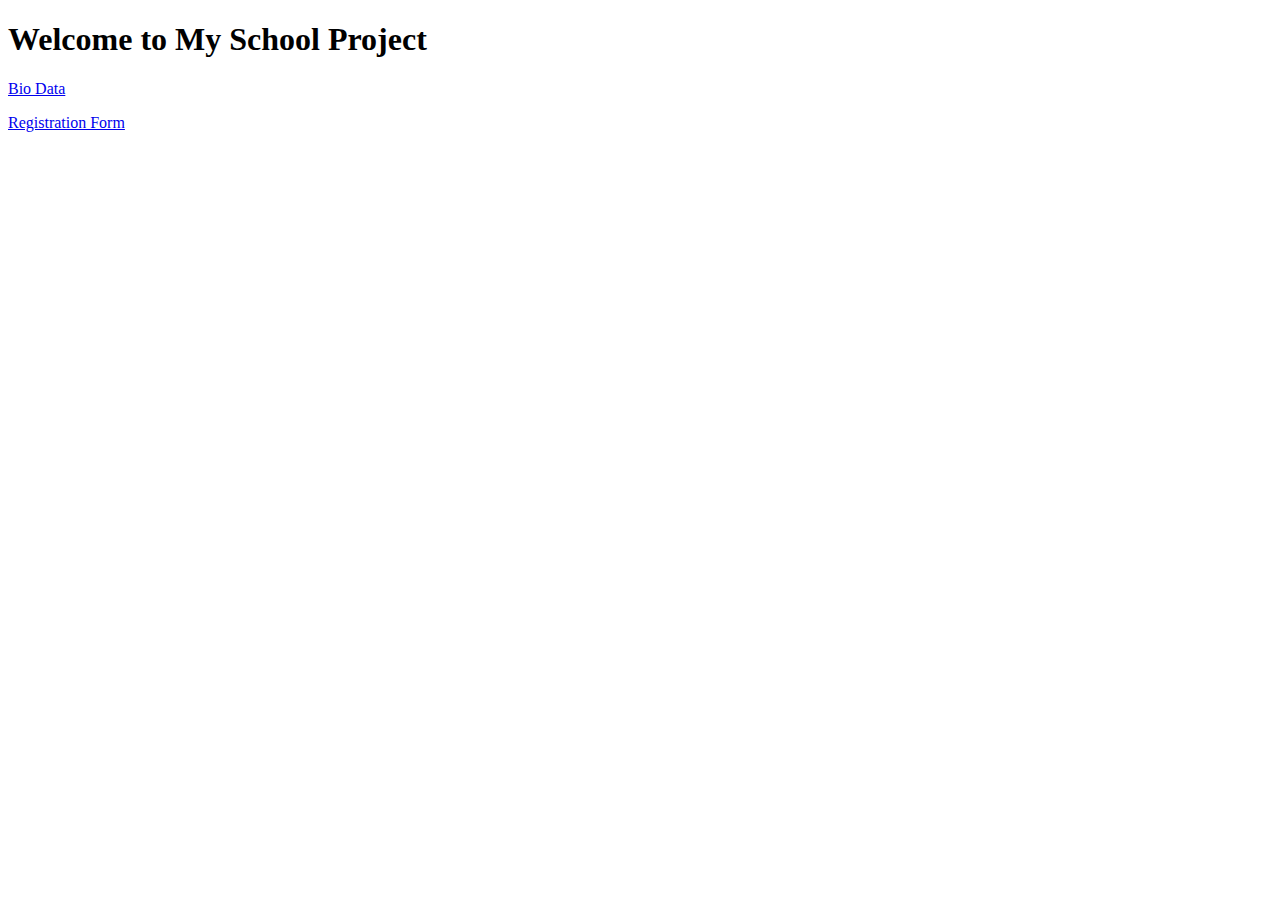
<file: index.html>
<!DOCTYPE html>
<html>
<head>
    <title>School Project</title>
</head>
<body>
    <h1>Welcome to My School Project</h1>
    <p><a href="PT1.html">Bio Data</a></p>
    <p><a href="PT2.html">Registration Form</a></p>
</body>
</html>
</file>
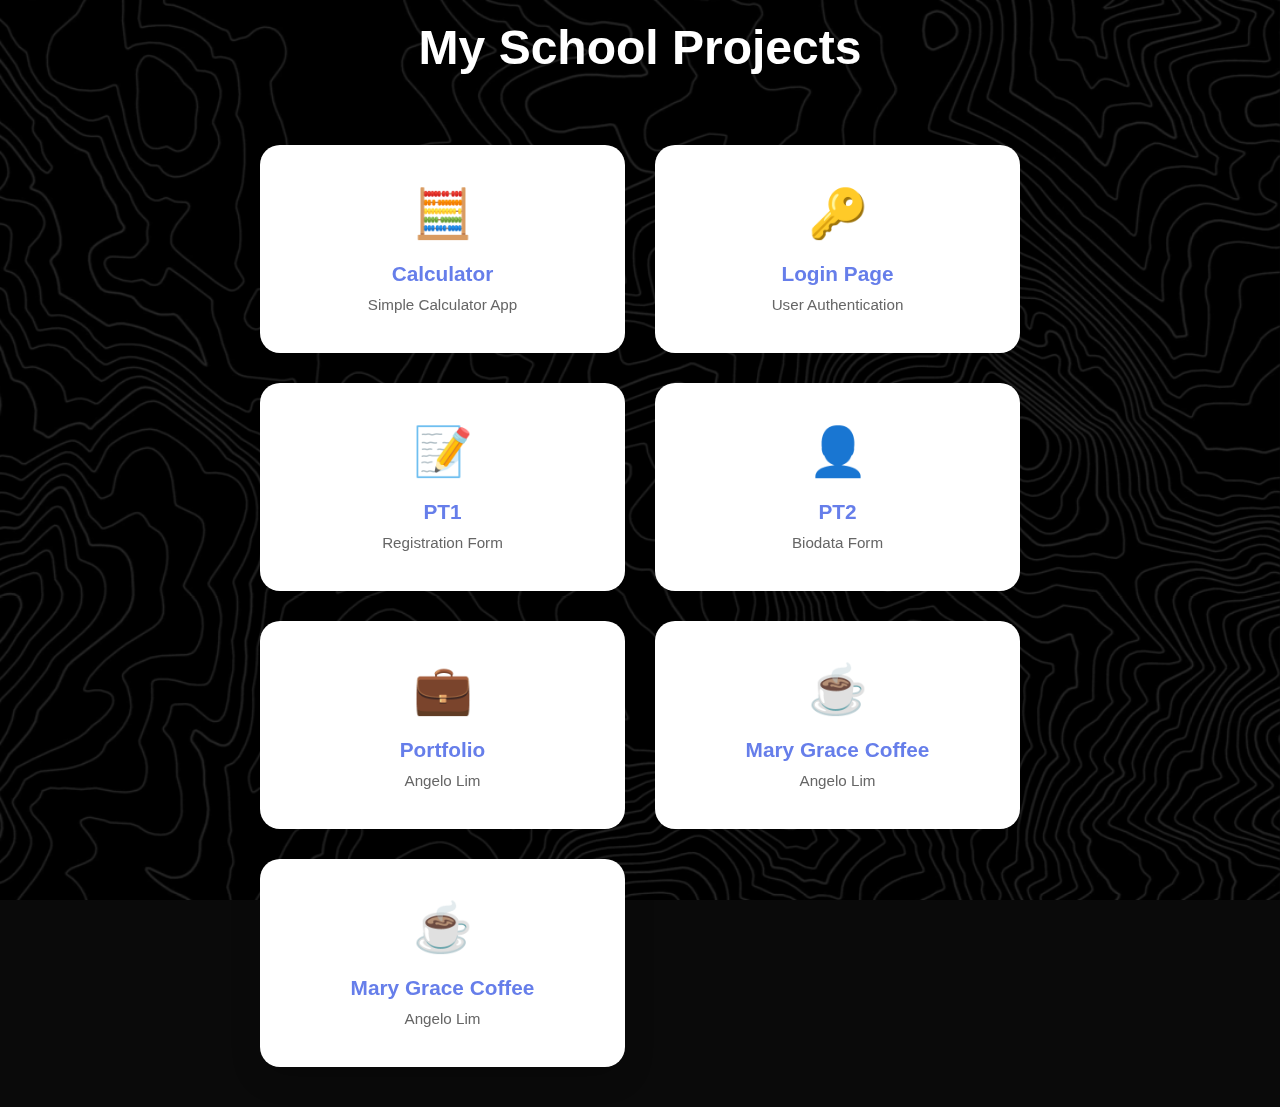
<file: Index.html>
<!DOCTYPE html>
<html lang="en">
<head>
  <meta charset="UTF-8">
  <meta name="viewport" content="width=device-width, initial-scale=1.0">
  <meta name="color-scheme" content="light only">
  <title>School Projects</title>
  <style>
    * {
      margin: 0;
      padding: 0;
      box-sizing: border-box;
    }

    body {
      font-family: 'Segoe UI', Tahoma, Geneva, Verdana, sans-serif;
      background-color: #0a0a0a;
      min-height: 100vh;
      display: flex;
      justify-content: center;
      align-items: center;
      padding: 20px;
      position: relative;
      overflow-x: hidden;
      color-scheme: light;
    }

    /* Separate background div that always covers the full screen */
    #bg {
      position: fixed;
      top: 0;
      left: 0;
      width: 100vw;
      height: 100vh;
      background-image: url("Portfolio/black.JPG");
      background-size: cover;
      background-position: center;
      background-repeat: no-repeat;
      z-index: 0;
    }

    .container {
      max-width: 800px;
      width: 100%;
      position: relative;
      z-index: 1;
    }

    h1 {
      color: white;
      text-align: center;
      font-size: 3rem;
      margin-bottom: 50px;
      text-shadow: 2px 2px 4px rgba(0, 0, 0, 0.2);
      animation: fadeInDown 0.8s ease-out;
    }

    @keyframes fadeInDown {
      from {
        opacity: 0;
        transform: translateY(-30px);
      }
      to {
        opacity: 1;
        transform: translateY(0);
      }
    }

    .projects-grid {
      display: grid;
      grid-template-columns: repeat(auto-fit, minmax(250px, 1fr));
      gap: 30px;
      padding: 20px;
      width: 100%;
    }

    .project-card {
      background: #ffffff !important;
      border-radius: 20px;
      padding: 40px 30px;
      text-align: center;
      text-decoration: none;
      color: #333333 !important;
      transition: all 0.3s ease;
      box-shadow: 0 10px 30px rgba(0, 0, 0, 0.2);
      position: relative;
      overflow: hidden;
      animation: fadeInUp 0.8s ease-out backwards;
      color-scheme: light;
    }

    .project-card:nth-child(1) { animation-delay: 0.2s; }
    .project-card:nth-child(2) { animation-delay: 0.4s; }
    .project-card:nth-child(3) { animation-delay: 0.6s; }

    @keyframes fadeInUp {
      from {
        opacity: 0;
        transform: translateY(30px);
      }
      to {
        opacity: 1;
        transform: translateY(0);
      }
    }

    .project-card::before {
      content: '';
      position: absolute;
      top: 0;
      left: -100%;
      width: 100%;
      height: 100%;
      background: linear-gradient(90deg, transparent, rgba(255, 255, 255, 0.4), transparent);
      transition: left 0.5s ease;
    }

    .project-card:hover::before {
      left: 100%;
    }

    .project-card:hover {
      transform: translateY(-10px) scale(1.02);
      box-shadow: 0 20px 40px rgba(0, 0, 0, 0.3);
    }

    .project-icon {
      font-size: 3rem;
      margin-bottom: 20px;
      display: block;
    }

    .project-title {
      font-size: 1.3rem;
      font-weight: bold;
      color: #667eea !important;
      margin-bottom: 10px;
    }

    .project-description {
      font-size: 0.95rem;
      color: #666666 !important;
    }

    @media (max-width: 768px) {
      body {
        padding: 15px 10px;
        align-items: flex-start;
        padding-top: 30px;
      }

      h1 {
        font-size: 2rem;
        margin-bottom: 30px;
      }

      .projects-grid {
        grid-template-columns: 1fr;
        gap: 20px;
        padding: 10px 0;
      }

      .project-card {
        padding: 30px 20px;
        width: 100%;
        max-width: 100%;
      }

      .project-icon {
        font-size: 2.5rem;
      }

      .project-title {
        font-size: 1.2rem;
      }

      .project-description {
        font-size: 0.9rem;
      }
    }

    @media (max-width: 480px) {
      body {
        padding: 20px 10px;
        min-height: 100vh;
      }

      h1 {
        font-size: 1.8rem;
        margin-bottom: 25px;
        padding: 0 10px;
      }

      .container {
        padding: 0;
        width: 100%;
      }

      .projects-grid {
        gap: 15px;
        padding: 5px 0;
      }

      .project-card {
        padding: 30px 20px;
        border-radius: 15px;
        box-shadow: 0 8px 20px rgba(0, 0, 0, 0.3);
      }

      .project-icon {
        font-size: 2rem;
        margin-bottom: 15px;
      }

      .project-title {
        font-size: 1.1rem;
      }

      .project-description {
        font-size: 0.85rem;
        line-height: 1.4;
      }
    }

    @media (max-width: 360px) {
      h1 {
        font-size: 1.5rem;
        margin-bottom: 20px;
      }

      .project-card {
        padding: 25px 15px;
      }

      .project-icon {
        font-size: 1.8rem;
      }

      .project-title {
        font-size: 1rem;
      }

      .project-description {
        font-size: 0.8rem;
      }
    }

    @media (hover: none) and (pointer: coarse) {
      .project-card:active {
        transform: translateY(-5px) scale(1.01);
        box-shadow: 0 15px 30px rgba(0, 0, 0, 0.3);
      }

      .project-card::before {
        display: none;
      }
    }
  </style>
</head>
<body>

<!-- This div is the background, always fixed behind everything -->
<div id="bg"></div>

<div class="container">
  <h1> My School Projects </h1>
  <div class="projects-grid">
    <a href="Calculator/index.html" class="project-card">
      <span class="project-icon">🧮</span>
      <div class="project-title">Calculator</div>
      <div class="project-description">Simple Calculator App</div>
    </a>
    <a href="LoginPage/Index.html" class="project-card">
      <span class="project-icon">🔑</span>
      <div class="project-title">Login Page</div>
      <div class="project-description">User Authentication</div>
    </a>
    <a href="PT1.html" class="project-card">
      <span class="project-icon">📝</span>
      <div class="project-title">PT1</div>
      <div class="project-description">Registration Form</div>
    </a>
    <a href="PT2.html" class="project-card">
      <span class="project-icon">👤</span>
      <div class="project-title">PT2</div>
      <div class="project-description">Biodata Form</div>
    </a>
    <a href="Portfolio/Index.html" class="project-card">
      <span class="project-icon">💼</span>
      <div class="project-title">Portfolio</div>
      <div class="project-description">Angelo Lim</div>
    </a>
    <a href="MaryGraceCoffee/Index.html" class="project-card">
      <span class="project-icon">☕</span>
      <div class="project-title">Mary Grace Coffee</div>
      <div class="project-description">Angelo Lim</div>
    </a>
    <a href="MaryGraceCoffee/Index.html" class="project-card">
      <span class="project-icon">☕</span>
      <div class="project-title">Mary Grace Coffee</div>
      <div class="project-description">Angelo Lim</div>
    </a>
  </div>
</div>
</body>
</html>
</file>
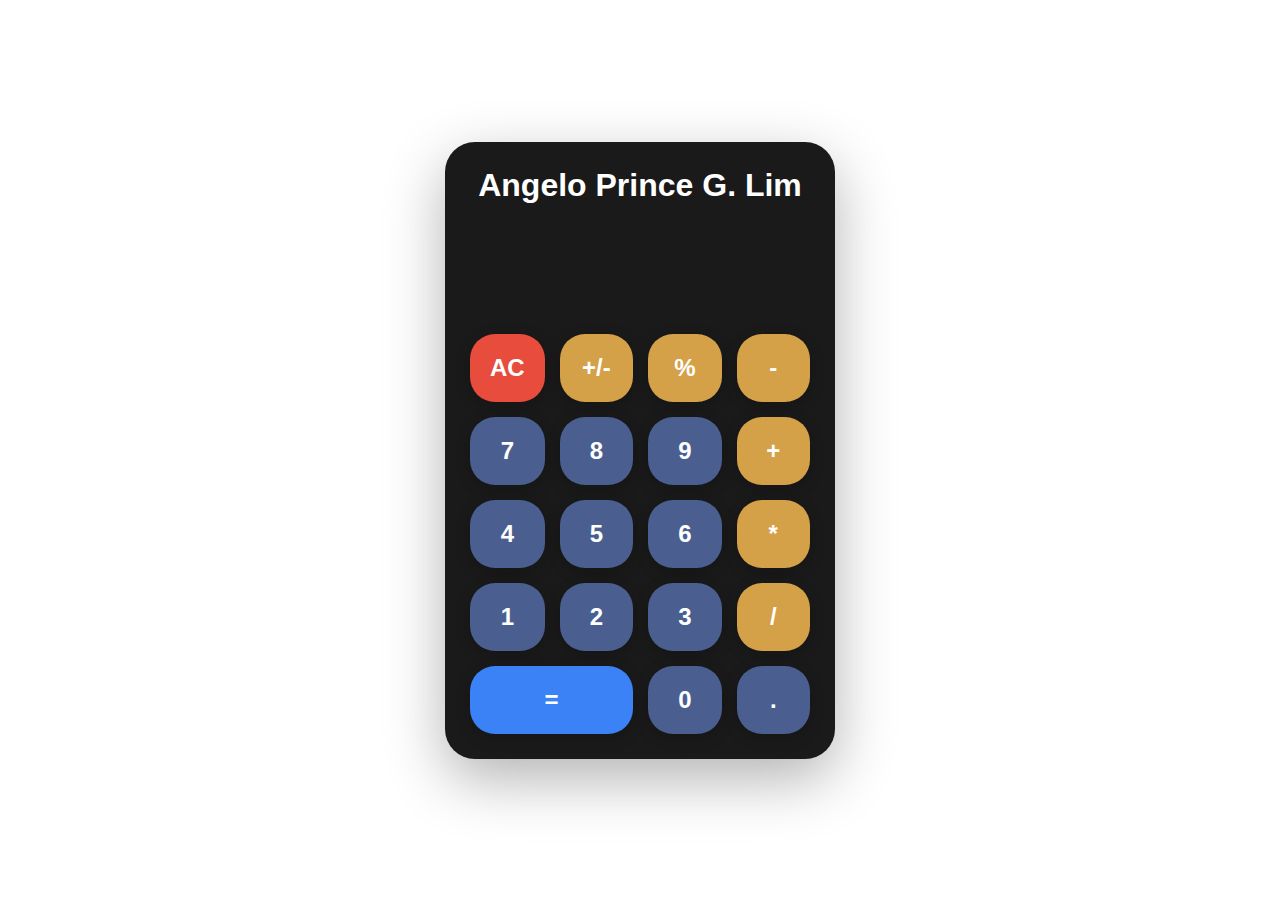
<file: Calculator/index.html>
<!DOCTYPE html>
<html lang="en">
<head>
    <meta charset="UTF-8">
    <meta name="viewport" content="width=device-width, initial-scale=1.0">
    <title>Simple Calculator</title>
    <link rel="stylesheet" href="styles.css">
</head>
<body>
    <div class="container">
        <div class="calculator">
            <h1>Angelo Prince G. Lim</h1>
            <div class="display">
                <input type="text" id="display" readonly>
            </div>
            <div class="buttons">
                <!-- First row -->
                <button class="btn ac" onclick="clearDisplay()">AC</button>
                <button class="btn operator" onclick="toggleSign()">+/-</button>
                <button class="btn operator" onclick="modulus()">%</button>
                <button class="btn operator" onclick="handleOperator('-')">-</button>
                
                <!-- Second row -->
                <button class="btn number" onclick="appendNumber('7')">7</button>
                <button class="btn number" onclick="appendNumber('8')">8</button>
                <button class="btn number" onclick="appendNumber('9')">9</button>
                <button class="btn operator" onclick="handleOperator('+')">+</button>
                
                <!-- Third row -->
                <button class="btn number" onclick="appendNumber('4')">4</button>
                <button class="btn number" onclick="appendNumber('5')">5</button>
                <button class="btn number" onclick="appendNumber('6')">6</button>
                <button class="btn operator" onclick="handleOperator('*')">*</button>
                
                <!-- Fourth row -->
                <button class="btn number" onclick="appendNumber('1')">1</button>
                <button class="btn number" onclick="appendNumber('2')">2</button>
                <button class="btn number" onclick="appendNumber('3')">3</button>
                <button class="btn operator" onclick="handleOperator('/')">/</button>
                
                <!-- Fifth row -->
                <button class="btn equals" onclick="calculate()">=</button>
                <button class="btn number" onclick="appendNumber('0')">0</button>
                <button class="btn number" onclick="appendNumber('.')">.</button>
            </div>
        </div>
    </div>
    <script src="index.js"></script>
</body>
</html>
</file>
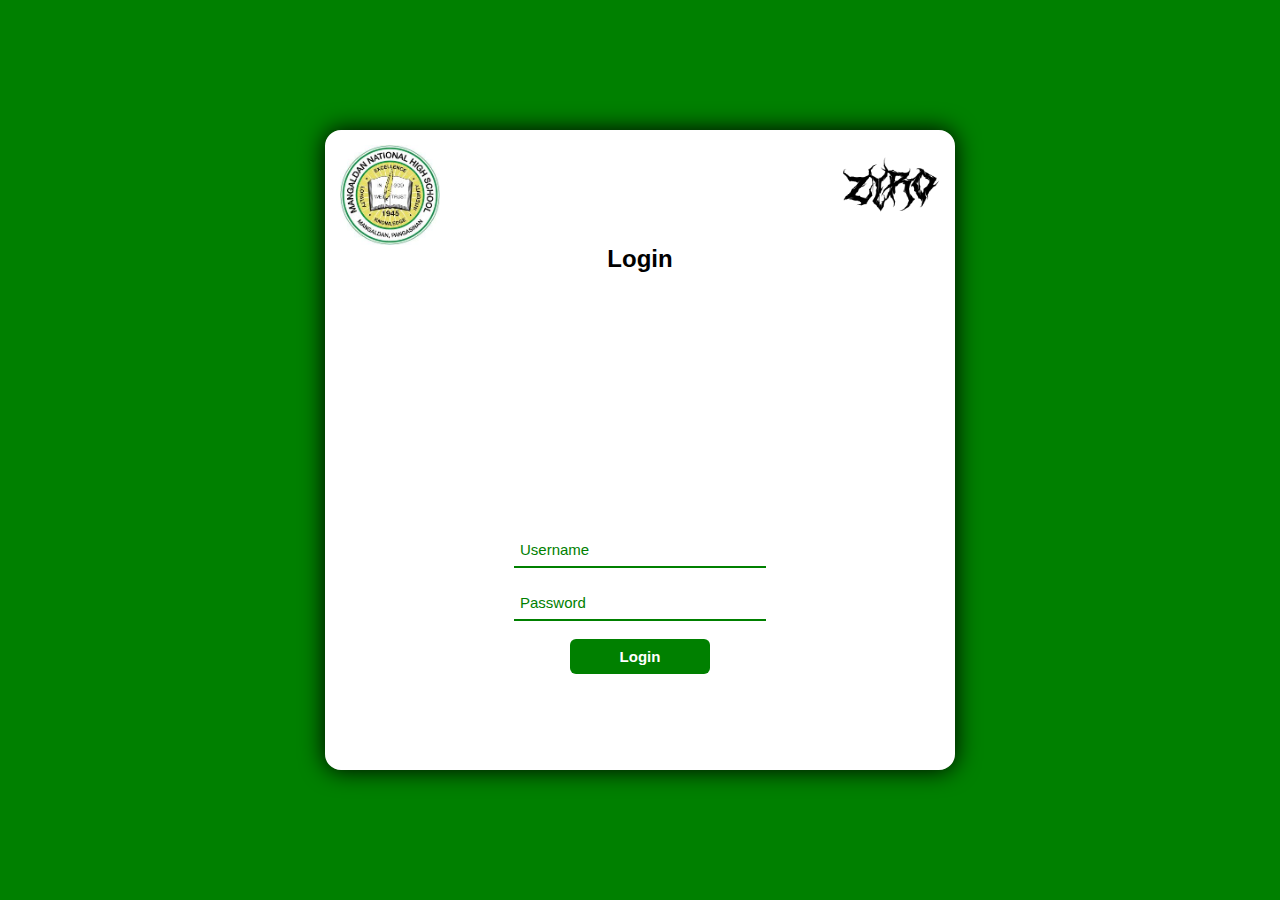
<file: Login Page/Index.html>
<!DOCTYPE html>
<html lang="en">
<head>
  <meta charset="UTF-8">
  <meta name="viewport" content="width=device-width, initial-scale=1.0">
  <title>Simple Login Page Angelo Prince G. Lim</title>
  <link rel="stylesheet" href="Style.css">
</head>
<body>
  <div class="box">
    <img class="logo2" src="Logo2.jpg" alt="Logo">
    <img class="logo" src="Logo.jpg" alt="Logo">
    <h2>Login</h2>
    <div id="infoBox" class="info-box"></div>
    <div class="form-area">
      <input id="username" type="text" placeholder="Username">
      <input id="password" type="password" placeholder="Password">
      <button id="loginButton">Login</button>
      <p id="message"></p>
    </div>
  </div>

  <script src="Script.js"></script>
</body>
</html>
</file>
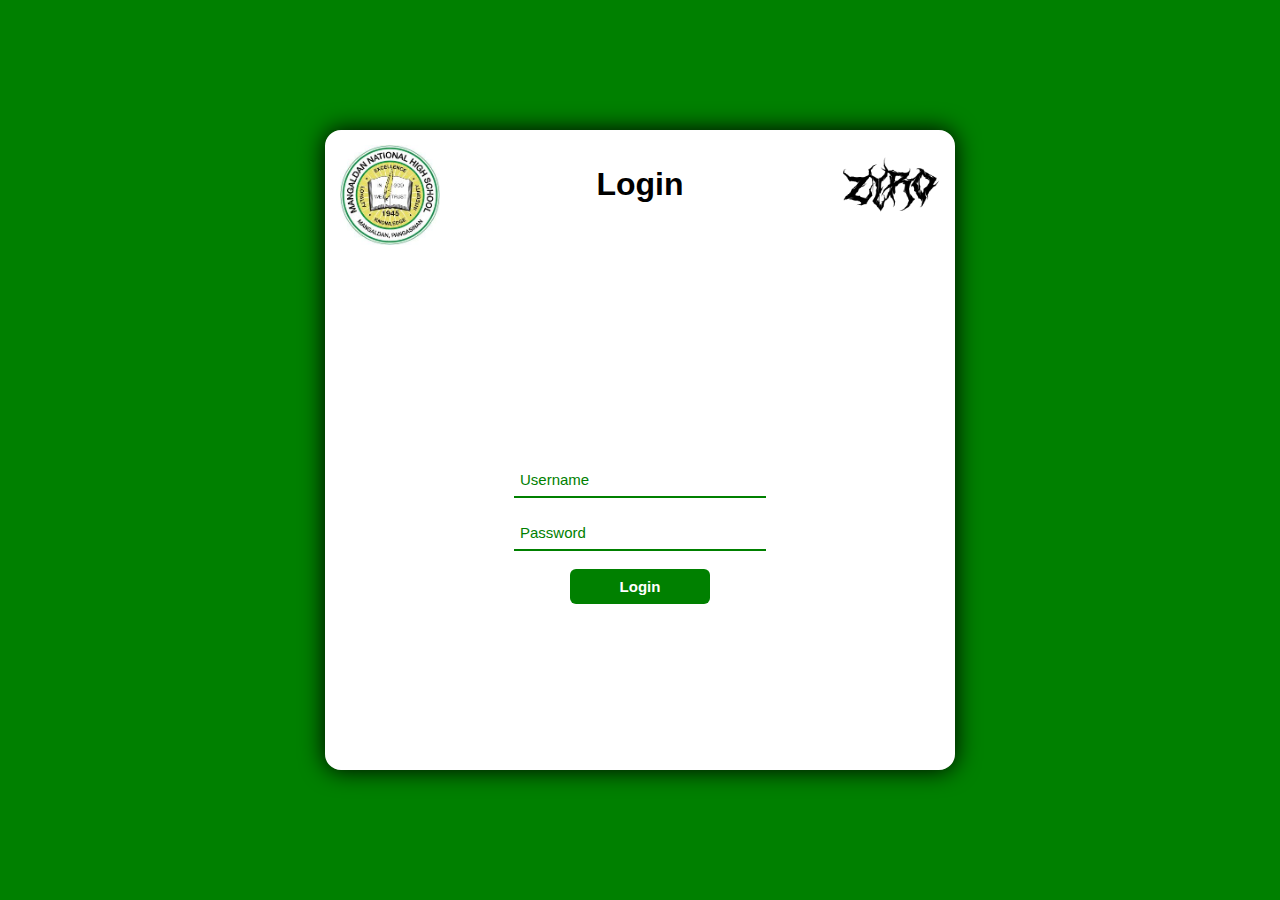
<file: LoginPage/Index.html>
<!DOCTYPE html>
<html lang="en">
<head>
  <meta charset="UTF-8">
  <meta name="viewport" content="width=device-width, initial-scale=1.0">
  <title>Simple Login Page Angelo Prince G. Lim</title>
  <link rel="stylesheet" href="Style.css">
</head>
<body>
  <div class="box">
    <img class="logo2" src="Logo2.jpg" alt="Logo">
    <img class="logo" src="Logo.jpg" alt="Logo">
    <h1>Login</h1>
    <div id="infoBox" class="info-box">Incorrect username or/and password</div>
    <div class="form-area">
      <input id="username" type="text" placeholder="Username">
      <input id="password" type="password" placeholder="Password">
      <button id="loginButton">Login</button>
      <p id="message"></p>
    </div>
  </div>

  <script src="Script.js"></script>
</body>
</html>
</file>
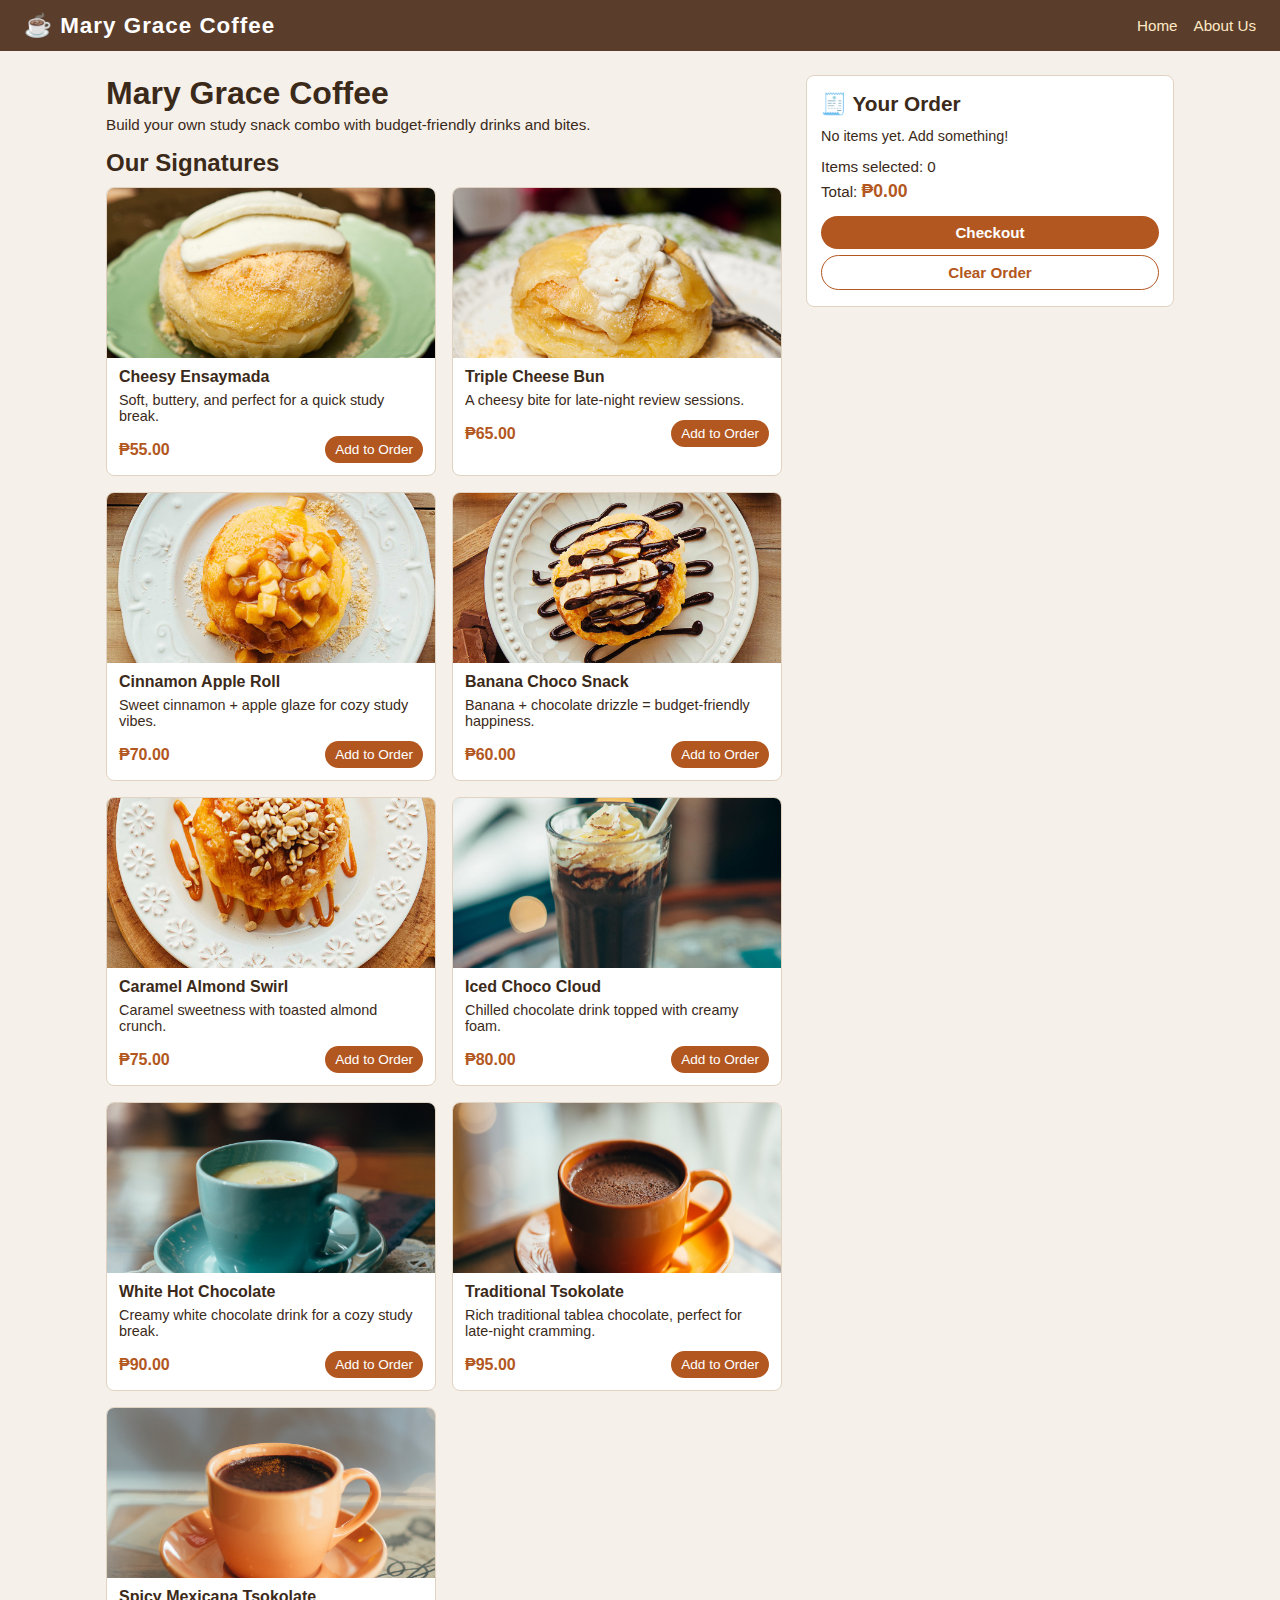
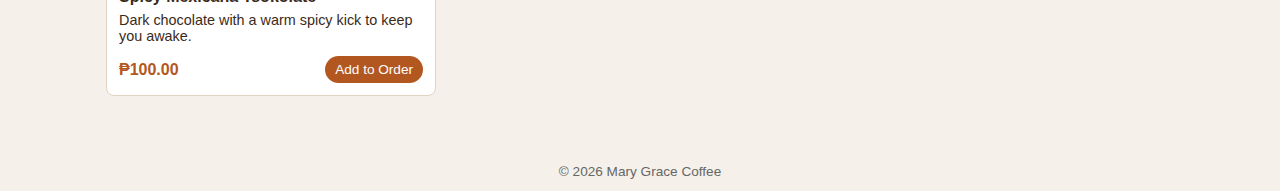
<file: Mary Grace Coffee/Index.html>
<!DOCTYPE html>
<html lang="en">
<head>
    <meta charset="UTF-8">
    <title>Mary Grace Coffee Menu</title>
    <meta name="viewport" content="width=device-width, initial-scale=1.0">
    <link rel="stylesheet" href="Styles.css">
</head>
<body>

    <!-- NAVIGATION BAR -->
    <nav class="main-nav">
        <div class="logo">☕ Mary Grace Coffee</div>
        <ul class="nav-links">
            <li><a href="Index.html">Home</a></li>
            <li><a href="About_Us.html">About Us</a></li>
        </ul>
    </nav>

    <!-- MAIN CONTENT -->
    <main class="page">

        <!-- LEFT SIDE: Menu Section -->
        <section class="menu-section">
            <header class="hero">
                <h1 class="hero-title">Mary Grace Coffee</h1>
                <p class="hero-subtitle">Build your own study snack combo with budget‑friendly drinks and bites.</p>
            </header>

            <h2 class="section-title">Our Signatures</h2>

            <!-- Menu cards will be added here by Index.js -->
            <div id="menu-grid" class="menu-grid"></div>
        </section>

        <!-- RIGHT SIDE: Order Summary -->
        <aside class="order-summary">
            <h2>🧾 Your Order</h2>

            <ul id="order-items" class="order-items">
                <!-- Order items appear here -->
            </ul>

            <p class="order-count">Items selected: <span id="item-count">0</span></p>
            <p class="order-total">Total: <span id="order-total">₱0.00</span></p>

            <button class="checkout-button" id="checkout-button">Checkout</button>
            <button class="checkout-button secondary" id="clear-order">Clear Order</button>
        </aside>

    </main>

    <!-- FOOTER -->
    <footer class="site-footer">
        <p>© 2026 Mary Grace Coffee</p>
    </footer>

    <!-- BACK TO TOP BUTTON -->
    <button id="backToTopBtn">⬆ Back to Top</button>

    <!-- JAVASCRIPT -->
    <!-- Index.js controls the menu, order system, and back to top button -->
    <script src="Index.js"></script>

</body>
</html>
</file>
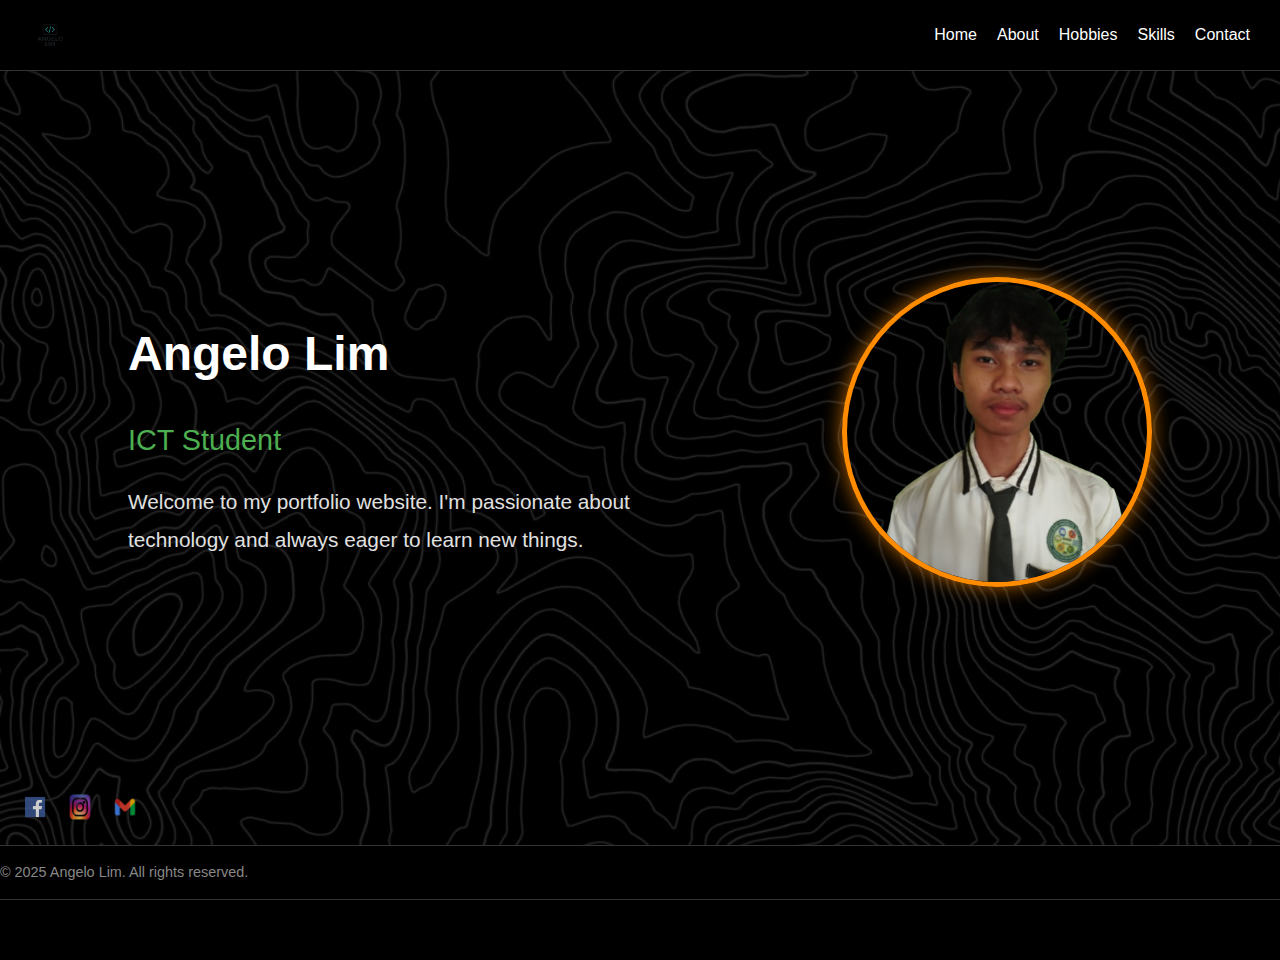
<file: Portfolio/Index.html>
<!DOCTYPE html>
<html lang="en">
<head>
    <meta charset="UTF-8">
    <meta name="viewport" content="width=device-width, initial-scale=1.0">
    <title>Angelo Lim - Portfolio</title>
    <link rel="stylesheet" href="style.css">
</head>
<body>
    <nav>
        <a class="logo"><img src="Logo.jpg" alt="Angelo Lim Logo" class="logo-img"></a>
        <div class="nav-links">
            <a href="Index.html" class="active">Home</a>
            <a href="About.html">About</a>
            <a href="Hobbies.html">Hobbies</a>
            <a href="Skills.html">Skills</a>
            <a href="Contact.html">Contact</a>
        </div>
    </nav>

    <div class="profile-container">
        <div class="profile-text">
            <h1>Angelo Lim</h1>
            <h2>ICT Student</h2>
            <p>Welcome to my portfolio website. I'm passionate about technology and always eager to learn new things.</p>
        </div>
        <div class="profile-image">
            <img src="Angelo Lim.jpg" alt="Angelo Lim" class="profile-pic">
        </div>
    </div>

    <div class="social-links">
        <a href="https://www.facebook.com/AngeloLim26" target="_blank"><img src="fb.jpg" alt="Facebook"></a>
        <a href="https://www.instagram.com/zyro_69420/" target="_blank"><img src="ig.jpg" alt="Instagram"></a>
        <a href="mailto:limangelo844@gmail.com"><img src="gmail.jpg" alt="Gmail"></a>
    </div>

    <nav class="copyright-nav">
        <p class="copyright">&copy; 2025 Angelo Lim. All rights reserved.</p>
    </nav>
</body>
</html>
</file>
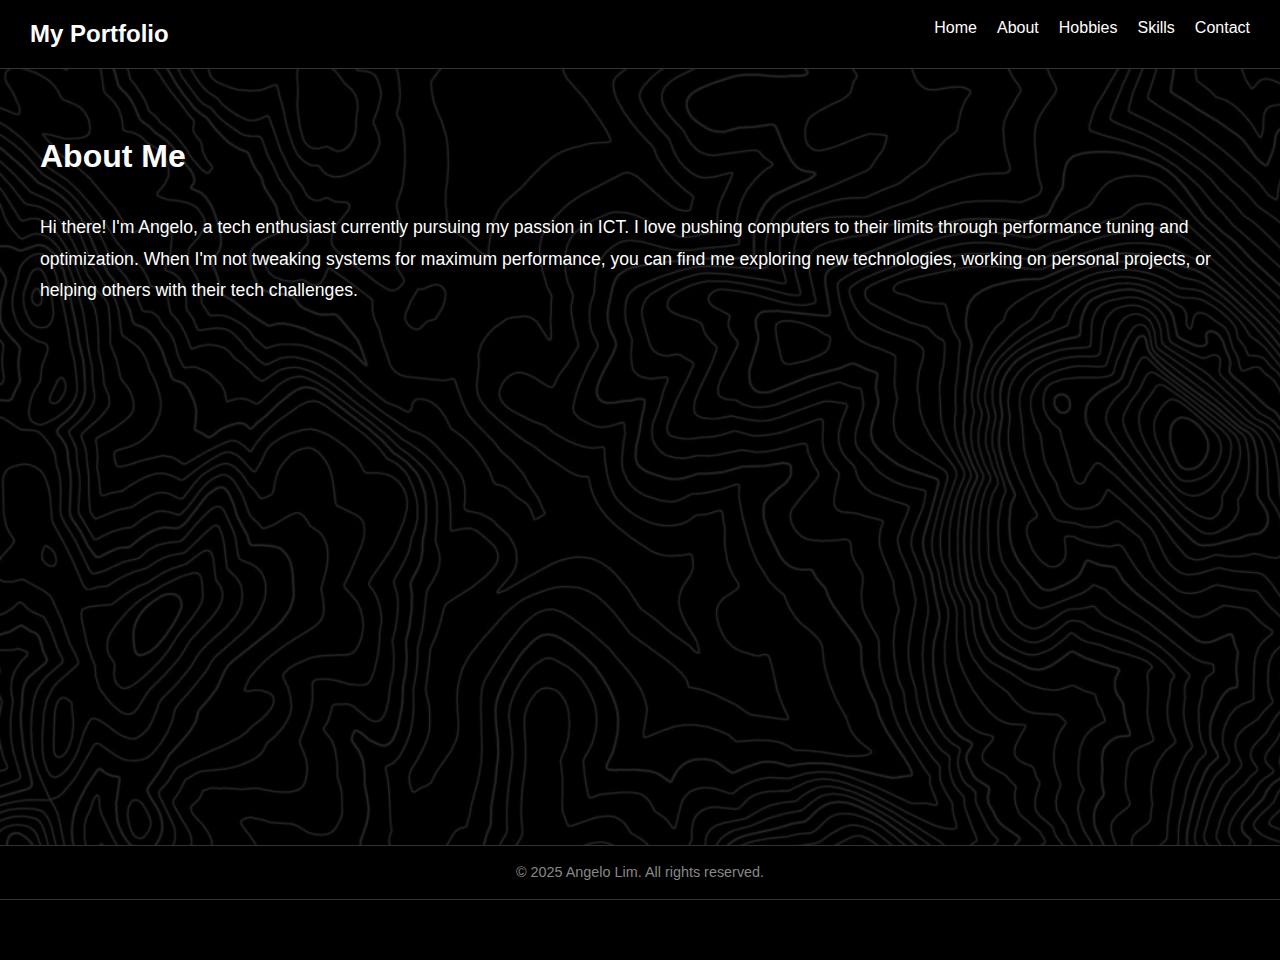
<file: About.html>
<!DOCTYPE html>
<html lang="en">
<head>
    <meta charset="UTF-8">
    <meta name="viewport" content="width=device-width, initial-scale=1.0">
    <title>About - Angelo Lim</title>
    <link rel="stylesheet" href="style.css">
</head>
<body>
<nav>
    <a href="Index.html" class="logo">My Portfolio</a>
    <div class="nav-links">
        <a href="Index.html">Home</a>
        <a href="About.html" class="active">About</a>
        <a href="Hobbies.html">Hobbies</a>
        <a href="Skills.html">Skills</a>
        <a href="Contact.html">Contact</a>
    </div>
</nav>

<div class="container">
        <h1>About Me</h1>
        <div class="about-content">
            <p>Hi there! I'm Angelo, a tech enthusiast currently pursuing my passion in ICT. I love pushing
                computers to their limits through performance tuning and optimization. When I'm not tweaking systems
                for maximum performance, you can find me exploring new technologies, working on personal projects,
                or helping others with their tech challenges.</p>
        </div>
</div>
<nav class="copyright-nav">
    <p class="copyright">&copy; 2025 Angelo Lim. All rights reserved.</p>
</nav>
</body>
</html>
</file>
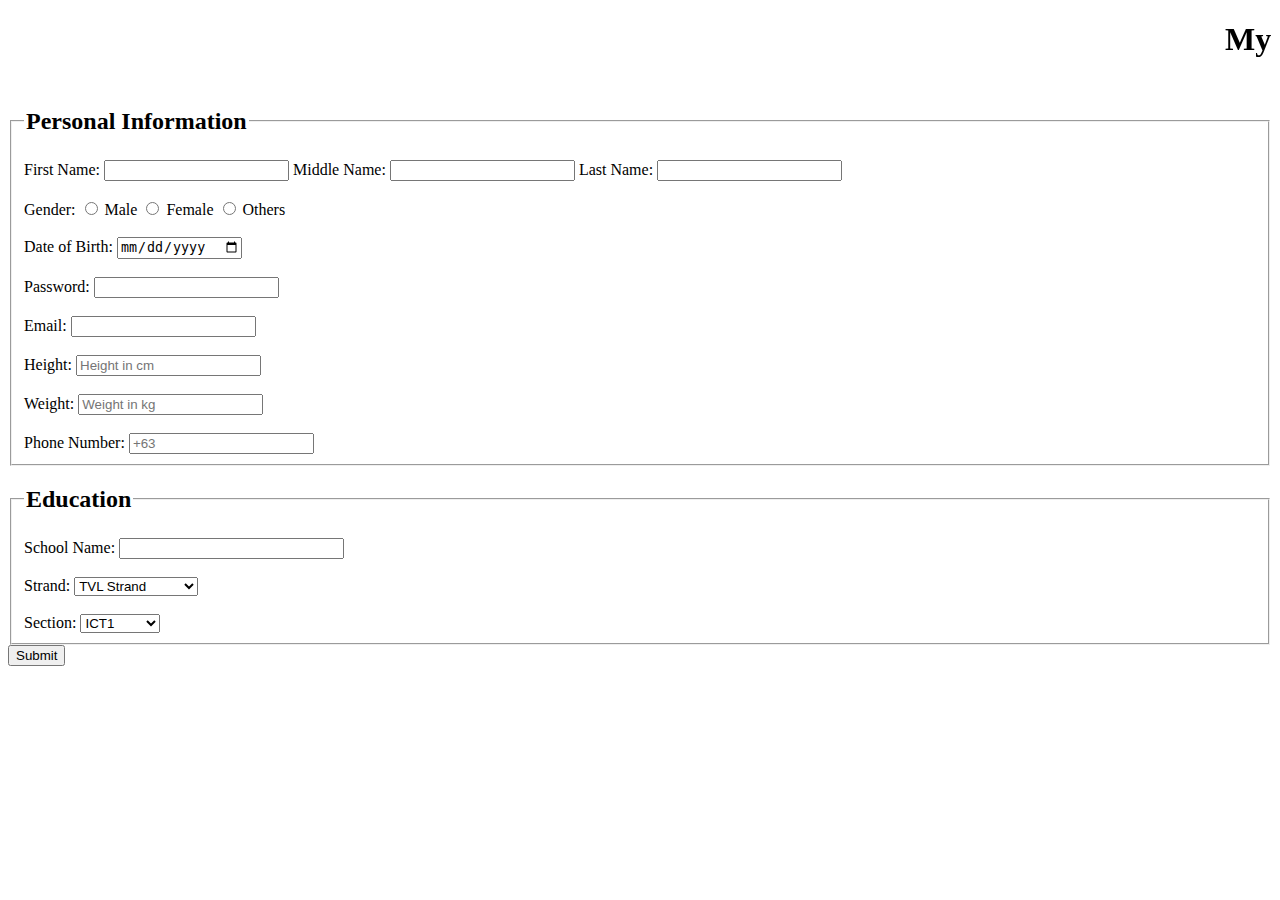
<file: BIO DATA.html>
<!DOCTYPE html>
<html lang="en">
<head>
    <meta charset="UTF-8">
    <title>My Biodata Form</title>
</head>
<body>
<h1><marquee>My Biodata Form</marquee></h1>

<fieldset>
    <legend><h2>Personal Information</h2></legend>
    <form method="post" action="create">
        <label>First Name: <input type="text" required maxlength="20"></label>
        <label>Middle Name: <input type="text" required maxlength="20"></label>
        <label>Last Name: <input type="text" required maxlength="20"></label>
        <div>
            <br>
            <label>Gender:</label>
            <label><input type="radio" name="gender" value="Male"> Male</label>
            <label><input type="radio" name="gender" value="Female"> Female</label>
            <label><input type="radio" name="gender" value="Others"> Others</label>
        </div>
        <br>
        <div>
            <label>Date of Birth: <input type="date" required></label>
        </div>
        <br>
        <div>
            <label>Password: <input type="password" required maxlength="8"></label>
        </div>
        <br>
        <div>
            <label>Email: <input type="email" required pattern="[a-z0-9._%+-]+@gmail\.com$"></label>
        </div>
        <br>
        <div>
            <label>Height: <input type="text" placeholder="Height in cm"></label>
        </div>
        <br>
        <div>
            <label>Weight: <input type="text" placeholder="Weight in kg"></label>
        </div>
        <br>
        <div>
            <label>Phone Number: <input type="tel" maxlength="11" placeholder="+63"></label>
        </div>
    </form>
</fieldset>

<fieldset>
    <legend><h2>Education</h2></legend>
    <div>
        <label>School Name: <input type="text" size="25"></label>
    </div>
    <br>
    <div>
        <label for="strandSelect">Strand: </label>
        <select id="strandSelect" onchange="showSubjects()">
            <option value="TVL">TVL Strand</option>
            <option value="Academic">Academic Strand</option>
        </select>
    </div>
    <br>
    <div id="subjectGroup">
        <label for="subjectSelect">Section: </label>
        <select id="subjectSelect"></select>
    </div>
</fieldset>

<input type="submit" value="Submit">

<script>
    function showSubjects() {
        const strandSelect = document.getElementById('strandSelect');
        const subjectSelect = document.getElementById('subjectSelect');
        const result = document.getElementById('result');

        if (strandSelect.value === 'TVL') {
            subjectSelect.innerHTML = `
                <option value="ICT1">ICT1</option>
                <option value="ICT2">ICT2</option>
                <option value="ICT3">ICT3</option>
                <option value="SMAW1">SMAW1</option>
                <option value="SMAW2">SMAW2</option>
                <option value="SMAW3">SMAW3</option>
                <option value="COOK1">Cookery1</option>
                <option value="COOK2">Cookery2</option>
                <option value="COOK3">Cookery3</option>
            `;
        } else if (strandSelect.value === 'Academic') {
            subjectSelect.innerHTML = `
                <option value="STEM1">STEM1</option>
                <option value="STEM2">STEM2</option>
                <option value="STEM3">STEM3</option>
                <option value="STEM4">STEM3</option>
                <option value="STEM5">STEM3</option>
                <option value="STEM6">STEM3</option>
                <option value="STEM7">STEM3</option>
                <option value="HUMSS1">HUMSS1</option>
                <option value="HUMSS2">HUMSS2</option>
                <option value="HUMSS3">HUMSS3</option>
                <option value="ABM1">ABM1</option>
                <option value="ABM2">ABM2</option>
                <option value="ABM3">ABM3</option>
            `;
        }
    }

    window.onload = showSubjects;
</script>
</body>
</html>
</file>
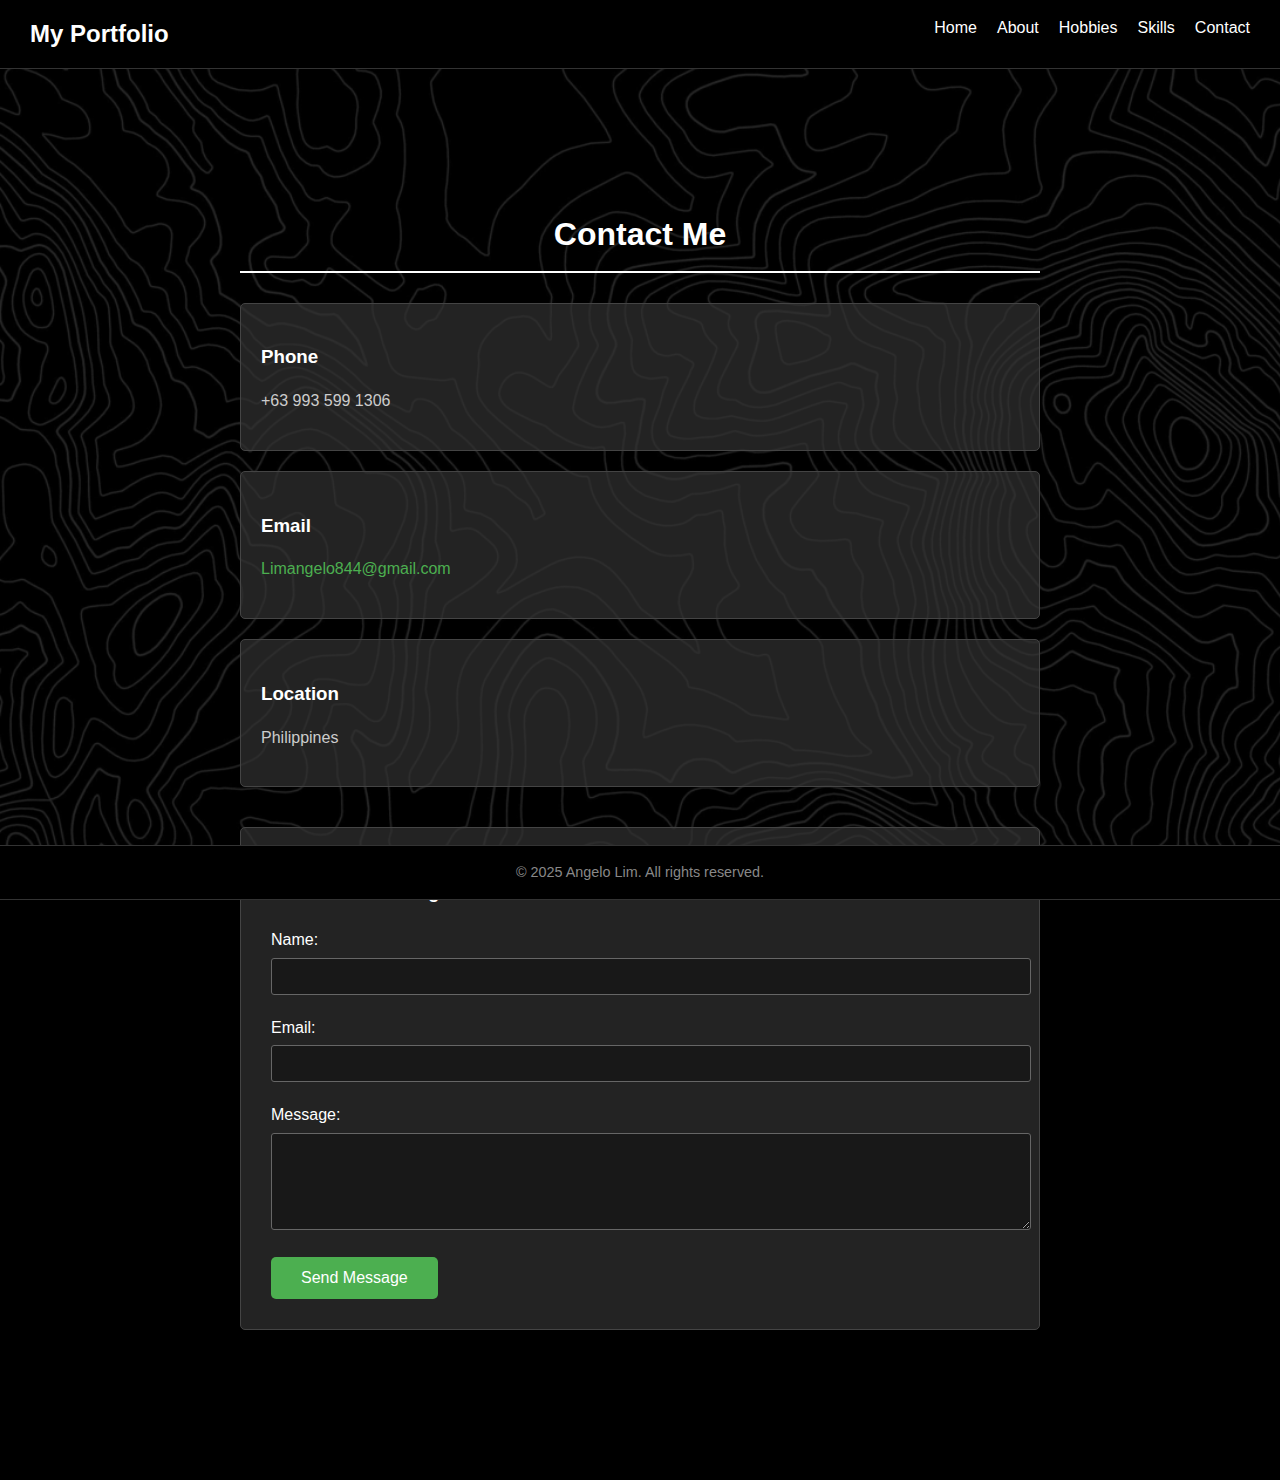
<file: Contact.html>
<!DOCTYPE html>
<html lang="en">
<head>
    <meta charset="UTF-8">
    <meta name="viewport" content="width=device-width, initial-scale=1.0">
    <title>Contact Me - Angelo Lim</title>
    <link rel="stylesheet" href="style.css">
</head>
<body>
<nav>
    <a href="Index.html" class="logo">My Portfolio</a>
    <div class="nav-links">
        <a href="Index.html">Home</a>
        <a href="About.html">About</a>
        <a href="Hobbies.html">Hobbies</a>
        <a href="Skills.html">Skills</a>
        <a href="Contact.html" class="active">Contact</a>
    </div>
</nav>

<div class="container">
    <section class="contact">
        <h1 class="section-title">Contact Me</h1>

        <div class="contact-info">
            <div class="contact-item">
                <h3>Phone</h3>
                <p>+63 993 599 1306</p>
            </div>

            <div class="contact-item">
                <h3>Email</h3>
                <p><a href="mailto:Limangelo844@gmail.com">Limangelo844@gmail.com</a></p>
            </div>

            <div class="contact-item">
                <h3>Location</h3>
                <p>Philippines</p>
            </div>
        </div>

        <div class="contact-form">
            <h3>Send me a message</h3>
            <form>
                <div class="form-group">
                    <label for="name">Name:</label>
                    <input type="text" id="name" name="name" required>
                </div>

                <div class="form-group">
                    <label for="email">Email:</label>
                    <input type="email" id="email" name="email" required>
                </div>

                <div class="form-group">
                    <label for="message">Message:</label>
                    <textarea id="message" name="message" rows="5" required></textarea>
                </div>

                <button type="submit" class="btn">Send Message</button>
            </form>
        </div>
    </section>
</div>
<nav class="copyright-nav">
    <p class="copyright">&copy; 2025 Angelo Lim. All rights reserved.</p>
</nav>
</body>
</html>
</file>
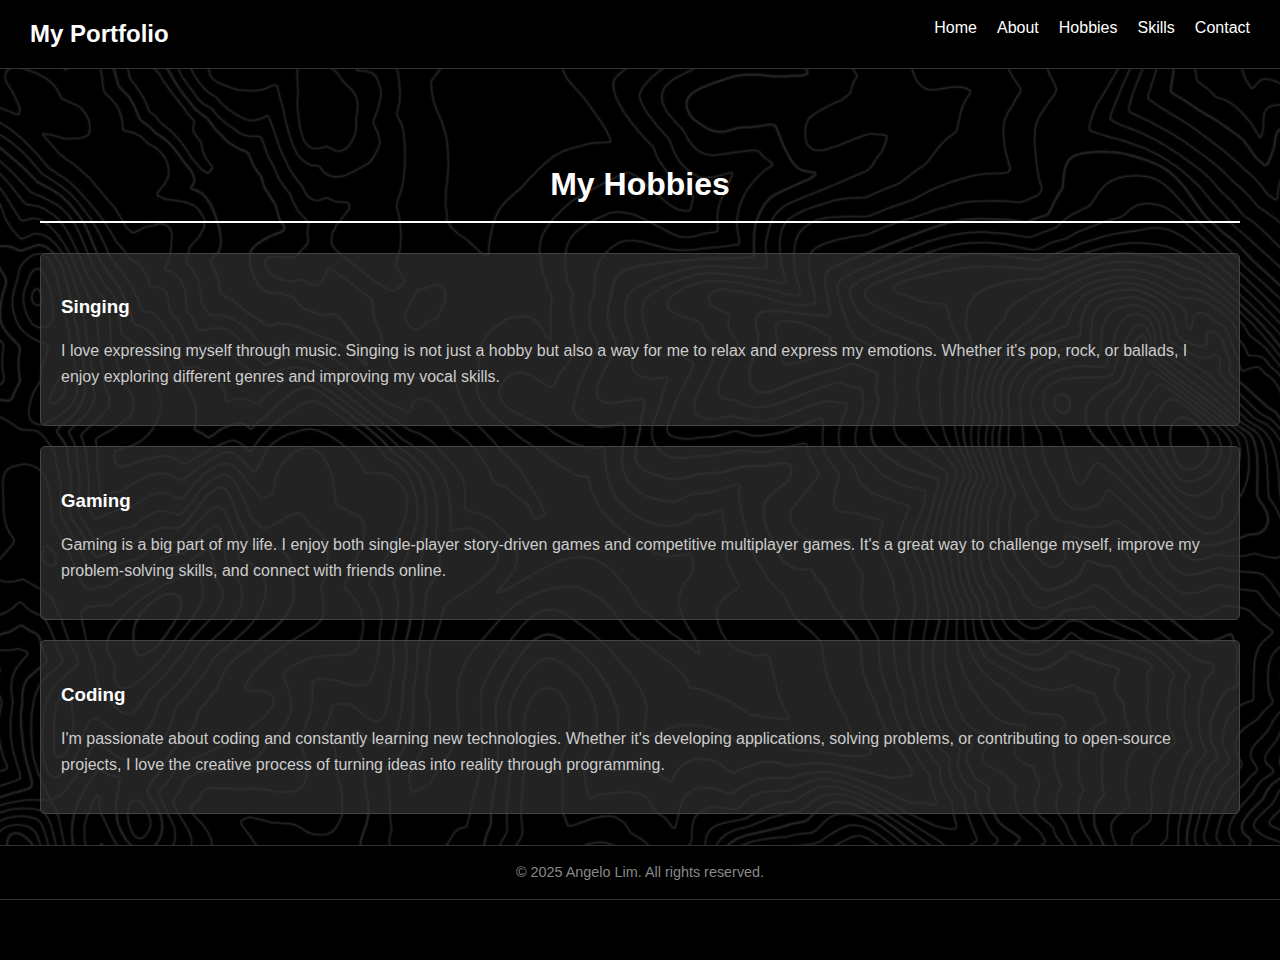
<file: Hobbies.html>
<!DOCTYPE html>
<html lang="en">
<head>
    <meta charset="UTF-8">
    <meta name="viewport" content="width=device-width, initial-scale=1.0">
    <title>My Hobbies - Angelo Lim</title>
    <link rel="stylesheet" href="style.css">
</head>
<body>
    <nav>
        <a href="Index.html" class="logo">My Portfolio</a>
        <div class="nav-links">
            <a href="Index.html">Home</a>
            <a href="About.html">About</a>
            <a href="Hobbies.html" class="active">Hobbies</a>
            <a href="Skills.html">Skills</a>
            <a href="Contact.html">Contact</a>
        </div>
    </nav>

    <div class="container">
        <section class="hobbies">
            <h1 class="section-title">My Hobbies</h1>
            
            <div class="hobby">
                <h3>Singing</h3>
                <p>I love expressing myself through music. Singing is not just a hobby but also a way for me to relax and express my emotions. Whether it's pop, rock, or ballads, I enjoy exploring different genres and improving my vocal skills.</p>
            </div>
            
            <div class="hobby">
                <h3>Gaming</h3>
                <p>Gaming is a big part of my life. I enjoy both single-player story-driven games and competitive multiplayer games. It's a great way to challenge myself, improve my problem-solving skills, and connect with friends online.</p>
            </div>
            
            <div class="hobby">
                <h3>Coding</h3>
                <p>I'm passionate about coding and constantly learning new technologies. Whether it's developing applications, solving problems, or contributing to open-source projects, I love the creative process of turning ideas into reality through programming.</p>
            </div>
        </section>
    </div>
    <nav class="copyright-nav">
        <p class="copyright">&copy; 2025 Angelo Lim. All rights reserved.</p>
    </nav>
</body>
</html>
</file>
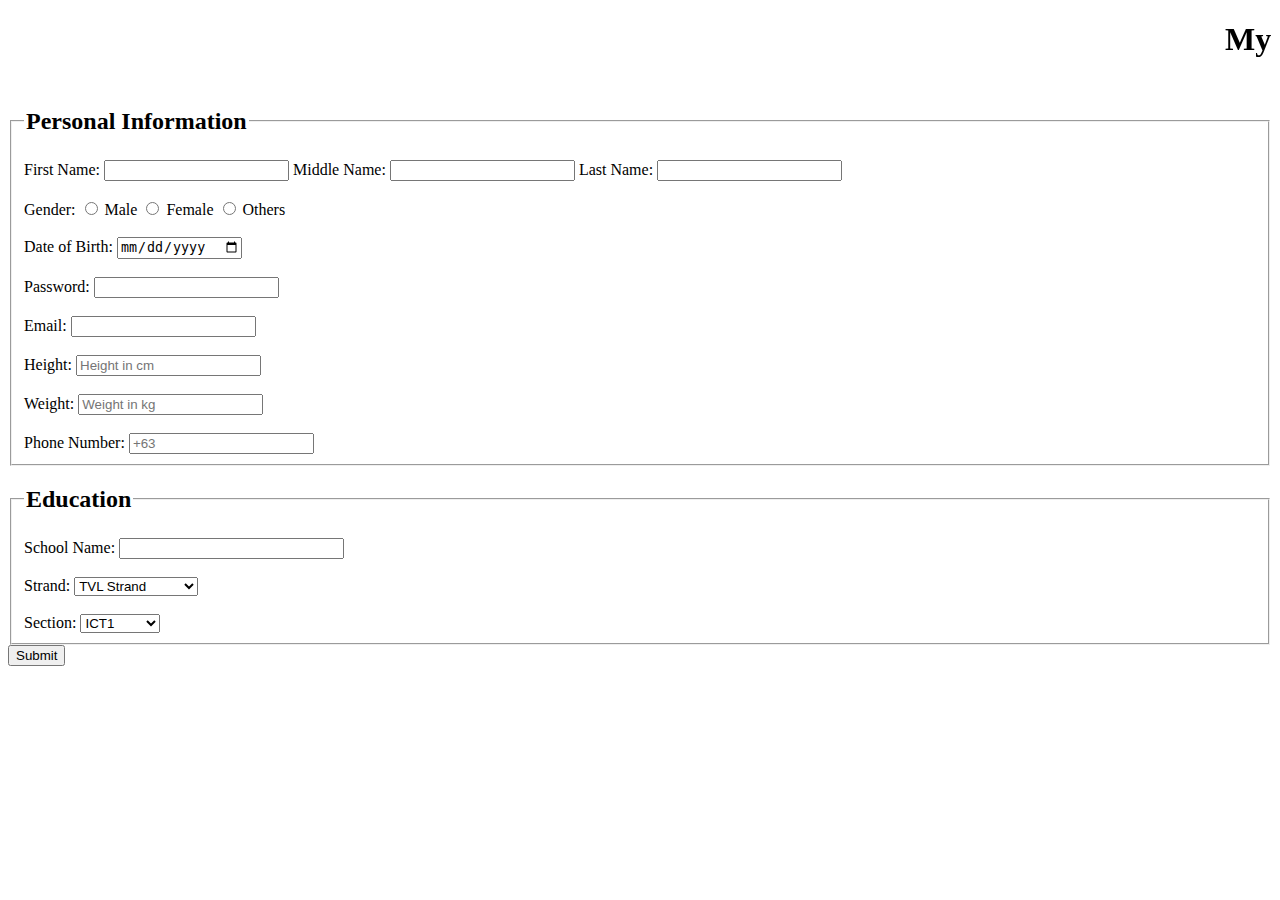
<file: PT1.html>
<!DOCTYPE html>
<html lang="en">
<head>
    <meta charset="UTF-8">
    <title>My Biodata Form</title>
</head>
<body>
<h1><marquee>My Biodata Form</marquee></h1>

<fieldset>
    <legend><h2>Personal Information</h2></legend>
    <form method="post" action="create">
        <label>First Name: <input type="text" required maxlength="20"></label>
        <label>Middle Name: <input type="text" required maxlength="20"></label>
        <label>Last Name: <input type="text" required maxlength="20"></label>
        <div>
            <br>
            <label>Gender:</label>
            <label><input type="radio" name="gender" value="Male"> Male</label>
            <label><input type="radio" name="gender" value="Female"> Female</label>
            <label><input type="radio" name="gender" value="Others"> Others</label>
        </div>
        <br>
        <div>
            <label>Date of Birth: <input type="date" required></label>
        </div>
        <br>
        <div>
            <label>Password: <input type="password" required maxlength="8"></label>
        </div>
        <br>
        <div>
            <label>Email: <input type="email" required pattern="[a-z0-9._%+-]+@gmail\.com$"></label>
        </div>
        <br>
        <div>
            <label>Height: <input type="text" placeholder="Height in cm"></label>
        </div>
        <br>
        <div>
            <label>Weight: <input type="text" placeholder="Weight in kg"></label>
        </div>
        <br>
        <div>
            <label>Phone Number: <input type="tel" maxlength="11" placeholder="+63"></label>
        </div>
    </form>
</fieldset>

<fieldset>
    <legend><h2>Education</h2></legend>
    <div>
        <label>School Name: <input type="text" size="25"></label>
    </div>
    <br>
    <div>
        <label for="strandSelect">Strand: </label>
        <select id="strandSelect" onchange="showSubjects()">
            <option value="TVL">TVL Strand</option>
            <option value="Academic">Academic Strand</option>
        </select>
    </div>
    <br>
    <div id="subjectGroup">
        <label for="subjectSelect">Section: </label>
        <select id="subjectSelect"></select>
    </div>
</fieldset>

<input type="submit" value="Submit">

<script>
    function showSubjects() {
        const strandSelect = document.getElementById('strandSelect');
        const subjectSelect = document.getElementById('subjectSelect');
        const result = document.getElementById('result');

        if (strandSelect.value === 'TVL') {
            subjectSelect.innerHTML = `
                <option value="ICT1">ICT1</option>
                <option value="ICT2">ICT2</option>
                <option value="ICT3">ICT3</option>
                <option value="SMAW1">SMAW1</option>
                <option value="SMAW2">SMAW2</option>
                <option value="SMAW3">SMAW3</option>
                <option value="COOK1">Cookery1</option>
                <option value="COOK2">Cookery2</option>
                <option value="COOK3">Cookery3</option>
            `;
        } else if (strandSelect.value === 'Academic') {
            subjectSelect.innerHTML = `
                <option value="STEM1">STEM1</option>
                <option value="STEM2">STEM2</option>
                <option value="STEM3">STEM3</option>
                <option value="STEM4">STEM3</option>
                <option value="STEM5">STEM3</option>
                <option value="STEM6">STEM3</option>
                <option value="STEM7">STEM3</option>
                <option value="HUMSS1">HUMSS1</option>
                <option value="HUMSS2">HUMSS2</option>
                <option value="HUMSS3">HUMSS3</option>
                <option value="ABM1">ABM1</option>
                <option value="ABM2">ABM2</option>
                <option value="ABM3">ABM3</option>
            `;
        }
    }

    window.onload = showSubjects;
</script>
</body>
</html>
</file>
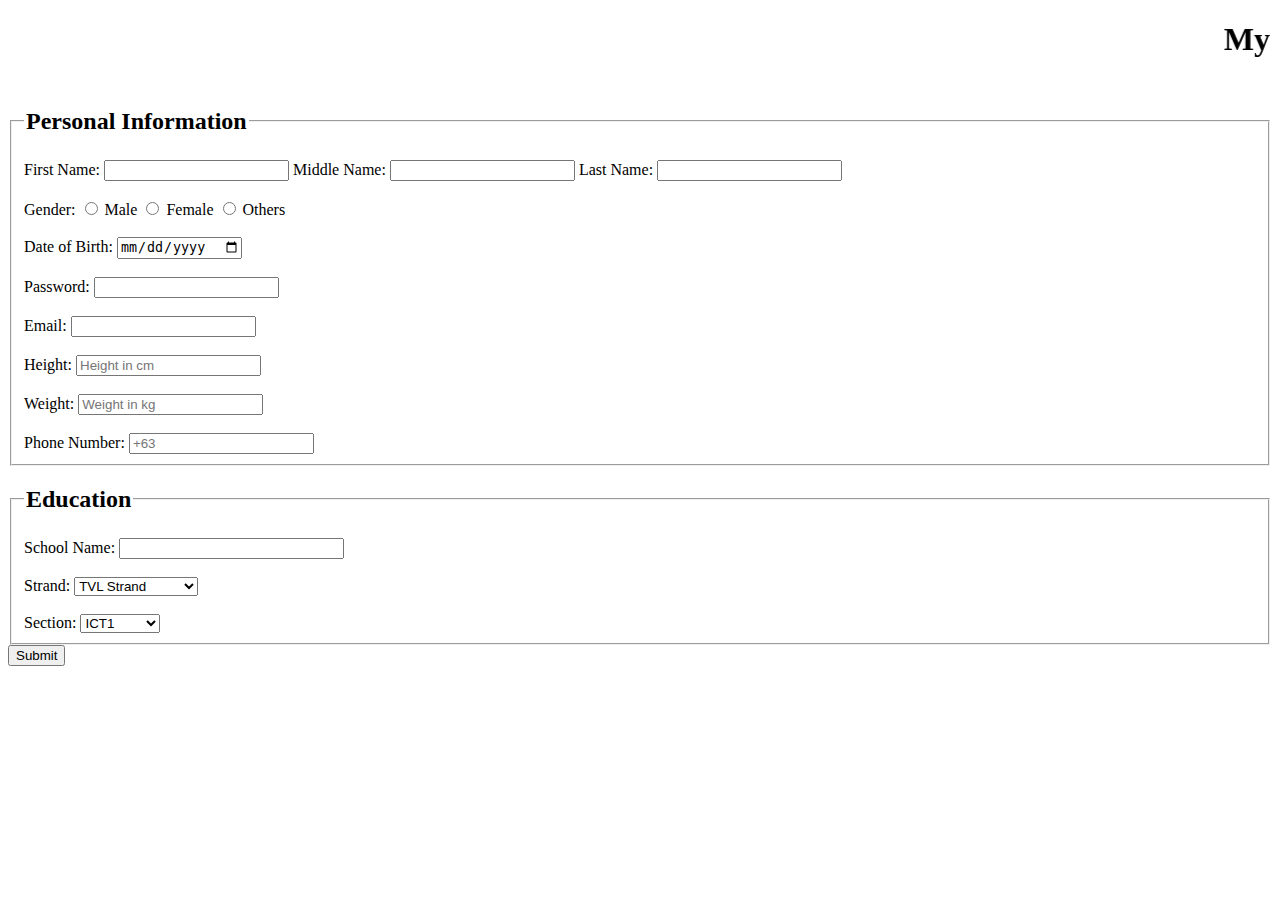
<file: PT2.html>
<!DOCTYPE html>
<html lang="en">
<head>
    <meta charset="UTF-8">
    <title>My Biodata Form</title>
</head>
<body>
<form method="post" action="create">
<h1><marquee>My Biodata Form</marquee></h1>

<fieldset>
    <legend><h2>Personal Information</h2></legend>
        <label>First Name: <input type="text" required maxlength="20"></label>
        <label>Middle Name: <input type="text" required maxlength="20"></label>
        <label>Last Name: <input type="text" required maxlength="20"></label>
        <div>
            <br>
            <label>Gender:</label>
            <label><input type="radio" name="gender" value="Male"> Male</label>
            <label><input type="radio" name="gender" value="Female"> Female</label>
            <label><input type="radio" name="gender" value="Others"> Others</label>
        </div>
        <br>
        <div>
            <label>Date of Birth: <input type="date" required></label>
        </div>
        <br>
        <div>
            <label>Password: <input type="password" required maxlength="8"></label>
        </div>
        <br>
        <div>
            <label>Email: <input type="email" required pattern="^[a-zA-Z0-9][a-zA-Z0-9._-]*[a-zA-Z0-9]@gmail\.com$|^[a-zA-Z0-9]@gmail\.com$"></label>
        </div>
        <br>
        <div>
            <label>Height: <input type="text" placeholder="Height in cm"></label>
        </div>
        <br>
        <div>
            <label>Weight: <input type="text" placeholder="Weight in kg"></label>
        </div>
        <br>
        <div>
            <label>Phone Number: <input type="tel" maxlength="11" placeholder="+63"></label>
        </div>
</fieldset>

<fieldset>
    <legend><h2>Education</h2></legend>
    <div>
        <label>School Name: <input type="text" size="25"></label>
    </div>
    <br>
    <div>
        <label for="strandSelect">Strand: </label>
        <select id="strandSelect" onchange="showSubjects()">
            <option value="TVL">TVL Strand</option>
            <option value="Academic">Academic Strand</option>
        </select>
    </div>
    <br>
    <div id="subjectGroup">
        <label for="subjectSelect">Section: </label>
        <select id="subjectSelect"></select>
    </div>
</fieldset>

<input type="submit" value="Submit">

<script>
    function showSubjects() {
        const strandSelect = document.getElementById('strandSelect');
        const subjectSelect = document.getElementById('subjectSelect');
        const result = document.getElementById('result');

        if (strandSelect.value === 'TVL') {
            subjectSelect.innerHTML = `
                <option value="ICT1">ICT1</option>
                <option value="ICT2">ICT2</option>
                <option value="ICT3">ICT3</option>
                <option value="SMAW1">SMAW1</option>
                <option value="SMAW2">SMAW2</option>
                <option value="SMAW3">SMAW3</option>
                <option value="COOK1">Cookery1</option>
                <option value="COOK2">Cookery2</option>
                <option value="COOK3">Cookery3</option>
            `;
        } else if (strandSelect.value === 'Academic') {
            subjectSelect.innerHTML = `
                <option value="STEM1">STEM1</option>
                <option value="STEM2">STEM2</option>
                <option value="STEM3">STEM3</option>
                <option value="STEM4">STEM3</option>
                <option value="STEM5">STEM3</option>
                <option value="STEM6">STEM3</option>
                <option value="STEM7">STEM3</option>
                <option value="HUMSS1">HUMSS1</option>
                <option value="HUMSS2">HUMSS2</option>
                <option value="HUMSS3">HUMSS3</option>
                <option value="ABM1">ABM1</option>
                <option value="ABM2">ABM2</option>
                <option value="ABM3">ABM3</option>
            `;
        }
    }

    window.onload = showSubjects;
</script>
</form>
</body>
</html>
</file>
<file: Calculator/styles.css>
* {
    margin: 0;
    padding: 0;
    box-sizing: border-box;
}

body {
    display: flex;
    justify-content: center;
    align-items: center;
    min-height: 100vh;
    font-family: -apple-system, BlinkMacSystemFont, 'Segoe UI', Roboto, Oxygen, Ubuntu, Cantarell, sans-serif;
}

.container {
    display: flex;
    justify-content: center;
    align-items: center;
}

/* Calculator wrapper */
.calculator {
    background: #1a1a1a;
    border-radius: 30px;
    padding: 25px;
    box-shadow: 0 20px 60px rgba(0, 0, 0, 0.3);
    width: 390px;
}

/* Display section */
.display {
    margin-bottom: 25px;
}

#display {
    width: 100%;
    padding: 20px;
    font-size: 40px;
    font-weight: 300;
    color: #ffffff;
    background: transparent;
    border: none;
    text-align: right;
    outline: none;
}

#display::placeholder {
    color: #999;
}

/* Buttons grid */
.buttons {
    display: grid;
    grid-template-columns: repeat(4, 1fr);
    gap: 15px;
}

/* Base button styling */
.btn {
    padding: 20px;
    font-size: 24px;
    font-weight: 600;
    border: none;
    border-radius: 25px;
    cursor: pointer;
    color: white;
    box-shadow: 0 4px 15px rgba(0, 0, 0, 0.2);
}

/* Number buttons - dark blue/purple */
.btn.number {
    background: #4a5f8f;
    color: white;
}

.btn.number:hover {
    background: #5a6f9f;
}

/* AC button - red */
.btn.ac {
    background: #e84c3d;
    grid-column: 1;
}

.btn.ac:hover {
    background: #f05a4b;
}

/* Operator buttons - orange/gold */
.btn.operator {
    background: #d4a048;
    color: white;
}

.btn.operator:hover {
    background: #e4b058;
}

/* Equals button - blue, spans 2 columns */
.btn.equals {
    background: #3b82f6;
    grid-column: 1 / 3;
}

.btn.equals:hover {
    background: #4b92ff;
}
.func {
    background: #d4a017;
    color: black;
}

/* Orange operator buttons ( + - × ÷ ) */
.op {
    background: #ff9f0a;
    color: white;
}

/* Blue equal button */
.equal {
    background: #007aff;
    color: white;
    grid-column: span 2; /* Makes "=" wide like the image */
}

h1 {
    text-align: center;
    color: white;
    margin-bottom: 20px;
}
</file>
<file: Login Page/Style.css>
body {
  font-family: Arial, sans-serif;
  background: green;
  margin: 0;
  min-height: 100vh;
  display: flex;
  align-items: center;
  justify-content: center;
}

.box {
  width: 600px;
  max-width: 90vw;
  min-height: 600px;
  background: white;
  padding: 10px 10px 20px;
  border-radius: 16px;
  border: 5px solid white;
  box-shadow: 0 0 25px black;
  text-align: center;
  position: relative;
}

.box .logo {
  width: 100px;
  height: 100px;
  float: right;
}

.box .logo2 {
  width: 100px;
  height: 100px;
  float: left;
}

.box h2 {
  clear: both;
  margin-bottom: 200px;
  margin-top: 0px;
}

.form-area {
  margin-top: 260px;
  display: flex;
  flex-direction: column;
  align-items: center;
  gap: 18px;
}

.info-box {
  width: 240px;
  border: 1px solid red;
  background: white;
  color: red;
  padding: 10px 10px;
  border-radius: 6px;
  font-size: 15px;
  display: none;
  margin: 0 167px 10px;
  position: fixed;
}

input {
  width: 240px;
  padding: 8px 6px;
  border: none;
  border-bottom: 2px solid green;
  font-size: 15px;
  background: transparent;
  text-align: left;
}

input::placeholder {
  color: green;
}

button {
  width: 140px;
  padding: 9px 0;
  border: none;
  border-radius: 6px;
  background: green;
  color: white;
  font-size: 15px;
  font-weight: 600;
  cursor: pointer;
}
</file>
<file: LoginPage/Style.css>
body {
  font-family: Arial, sans-serif;
  background: green;
  margin: 0;
  min-height: 100vh;
  display: flex;
  align-items: center;
  justify-content: center;
}

.box {
  width: 600px;
  max-width: 90vw;
  min-height: 600px;
  background: white;
  padding: 10px 10px 20px;
  border-radius: 16px;
  border: 5px solid white;
  box-shadow: 0 0 25px black;
  text-align: center;
  position: relative;
}

.box .logo {
  width: 100px;
  height: 100px;
  float: right;
}

.box .logo2 {
  width: 100px;
  height: 100px;
  float: left;
}

.box h2 {
  clear: both;
  margin-bottom: 200px;
  margin-top: 0px;
}

.form-area {
  margin-top: 260px;
  display: flex;
  flex-direction: column;
  align-items: center;
  gap: 18px;
}

.info-box {
  width: 240px;
  border: 1px solid red;
  background: white;
  color: red;
  padding: 10px 10px;
  border-radius: 6px;
  font-size: 15px;
  display: none;
  margin: 0 167px 10px;
  position: fixed;
}

input {
  width: 240px;
  padding: 8px 6px;
  border: none;
  border-bottom: 2px solid green;
  font-size: 15px;
  background: transparent;
  text-align: left;
}

input::placeholder {
  color: green;
}

button {
  width: 140px;
  padding: 9px 0;
  border: none;
  border-radius: 6px;
  background: green;
  color: white;
  font-size: 15px;
  font-weight: 600;
  cursor: pointer;
}
</file>
<file: Mary Grace Coffee/Styles.css>
/* =============================================
   STYLES.CSS - Mary Grace Coffee Website
   This file controls how the website looks
   ============================================= */


/* =============================================
   RESET STYLES
   Removes default spacing from all elements
   so everything looks the same across browsers
   ============================================= */
   * {
    box-sizing: border-box;
    margin: 0;
    padding: 0;
    font-family: Arial, Helvetica, sans-serif;
  }
  
  
  /* =============================================
     BODY
     Sets the background color and text color
     for the whole page
     ============================================= */
  body {
    background-color: #f5f1ea; /* light cream background */
    color: #3b2a1a;            /* dark brown text */
  }
  
  
  /* =============================================
     NAVIGATION BAR
     The brown bar at the very top of the page
     ============================================= */
  .main-nav {
    background-color: #5a3d2b; /* dark brown background */
    color: #ffffff;
    padding: 12px 24px;
    display: flex;              /* puts logo and links side by side */
    align-items: center;
    justify-content: space-between; /* logo on left, links on right */
  }
  
  /* The "Mary Grace Coffee" logo text */
  .logo {
    font-size: 1.4rem;
    font-weight: bold;
    letter-spacing: 1px;
  }
  
  /* The list of navigation links (Home, About Us) */
  .nav-links {
    list-style: none; /* removes bullet points */
    display: flex;
    gap: 16px;        /* space between links */
  }
  
  /* Style for each navigation link */
  .nav-links a {
    color: #ffe9c4;         /* light orange color */
    text-decoration: none;  /* removes underline */
    font-size: 0.95rem;
  }
  
  /* When hovering over a nav link, underline it */
  .nav-links a:hover {
    text-decoration: underline;
  }
  
  
  /* =============================================
     MAIN PAGE LAYOUT
     Controls the overall layout of the page content
     ============================================= */
  .page {
    max-width: 1100px;     /* max width so it doesn't stretch too wide */
    margin: 24px auto;     /* centers the page horizontally */
    padding: 0 16px 32px;
    display: flex;
    flex-direction: column; /* stacks sections vertically on small screens */
    gap: 24px;              /* space between sections */
  }
  
  /* About page uses the same layout */
  .about-page {
  }
  
  
  /* =============================================
     HERO SECTION
     The big title and subtitle at the top
     ============================================= */
  .hero {
    margin-bottom: 16px;
  }
  
  .hero-title {
    font-size: 2rem;
    margin-bottom: 4px;
  }
  
  .hero-subtitle {
    font-size: 0.95rem;
    max-width: 520px;
  }
  
  /* Section headings like "Our Signatures" */
  .section-title {
    font-size: 1.5rem;
    margin: 16px 0 10px;
  }
  
  
  /* =============================================
     ABOUT PAGE TEXT
     The paragraphs on the About Us page
     ============================================= */
  .about-text {
    font-size: 0.95rem;
    line-height: 1.6;   /* space between lines */
    max-width: 720px;
    margin-bottom: 12px;
  }
  
  
  /* =============================================
     MENU SECTION
     The left side of the page with all the cards
     ============================================= */
  .menu-section {
    flex: 2; /* takes up more space than the order summary */
  }
  
  /* Grid layout for the menu cards */
  .menu-grid {
    display: grid;
    /* auto-fill = creates as many columns as fit, min 220px each */
    grid-template-columns: repeat(auto-fill, minmax(220px, 1fr));
    gap: 16px;
  }
  
  
  /* =============================================
     MENU CARD
     Each individual food/drink item card
     ============================================= */
  .menu-card {
    background-color: #ffffff;
    border-radius: 8px;
    border: 1px solid #e1d3c2;
    overflow: hidden;            /* hides anything outside the card */
    display: flex;
    flex-direction: column;      /* stacks image and text vertically */
  }
  
  /* The food image at the top of each card */
  .menu-card img {
    width: 100%;
    height: 170px;
    object-fit: cover; /* crops the image to fill the space */
  }
  
  /* The text area below the image */
  .menu-card-body {
    padding: 10px 12px 12px;
    display: flex;
    flex-direction: column;
    gap: 6px;
  }
  
  /* The food item name */
  .menu-card-title {
    font-size: 1rem;
    font-weight: bold;
  }
  
  /* The food item description */
  .menu-card-desc {
    font-size: 0.9rem;
  }
  
  /* The bottom row with price and button */
  .menu-card-footer {
    margin-top: 6px;
    display: flex;
    justify-content: space-between; /* price on left, button on right */
    align-items: center;
  }
  
  /* The price text (e.g. ₱55.00) */
  .menu-card-price {
    font-weight: bold;
    color: #b35721; /* orange-brown color */
  }
  
  /* The "Add to Order" button on each card */
  .menu-card button {
    background-color: #b35721;
    border: none;
    color: #ffffff;
    padding: 6px 10px;
    border-radius: 999px; /* makes it pill-shaped */
    font-size: 0.85rem;
    cursor: pointer;       /* shows hand cursor on hover */
  }
  
  /* Button color changes when hovered */
  .menu-card button:hover {
    background-color: #d36822;
  }
  
  
  /* =============================================
     ORDER SUMMARY
     The panel on the right that shows your order
     ============================================= */
  .order-summary {
    flex: 1;
    background-color: #ffffff;
    border-radius: 8px;
    border: 1px solid #e1d3c2;
    padding: 16px 14px;
  }
  
  .order-summary h2 {
    margin-bottom: 12px;
    font-size: 1.3rem;
  }
  
  /* The list of ordered items */
  .order-items {
    list-style: none;
    margin-bottom: 10px;
    max-height: 180px;
    overflow-y: auto;  /* scroll if too many items */
    font-size: 0.9rem;
  }
  
  /* Each row in the order list */
  .order-items li {
    display: flex;
    justify-content: space-between; /* name on left, qty on right */
    margin-bottom: 4px;
  }
  
  /* The item name in the order list */
  .order-item-name {
    max-width: 70%;
  }
  
  /* The item quantity (e.g. x2) in the order list */
  .order-item-qty {
    font-weight: bold;
  }
  
  /* "Items selected" and "Total" text */
  .order-count,
  .order-total {
    margin-bottom: 6px;
    font-size: 0.95rem;
  }
  
  /* The total price number */
  .order-total span {
    font-size: 1.1rem;
    font-weight: bold;
    color: #b35721;
  }
  
  
  /* =============================================
     CHECKOUT AND CLEAR BUTTONS
     The two buttons at the bottom of the order panel
     ============================================= */
  .checkout-button {
    margin-top: 8px;
    width: 100%;              /* stretches full width of the panel */
    background-color: #b35721;
    border: none;
    color: #ffffff;
    padding: 8px 10px;
    border-radius: 999px;
    cursor: pointer;
    font-weight: bold;
    font-size: 0.95rem;
  }
  
  /* The "Clear Order" button has a different style */
  .checkout-button.secondary {
    margin-top: 6px;
    background-color: transparent; /* no fill */
    color: #b35721;
    border: 1px solid #b35721;     /* just a border */
  }
  
  .checkout-button.secondary:hover {
    background-color: #ffe9c4;
  }
  
  
  /* =============================================
     ABOUT PAGE GALLERY
     The 3 photos shown on the About Us page
     ============================================= */
  .about-gallery {
    margin-top: 18px;
    display: flex;
    gap: 12px;
    flex-wrap: wrap; /* wraps to next line on small screens */
  }
  
  .about-photo {
    flex: 1 1 30%; /* each photo takes roughly 1/3 of the width */
    background-color: #ffffff;
    border-radius: 8px;
    border: 1px solid #e1d3c2;
    overflow: hidden;
  }
  
  .about-photo img {
    display: block;
    width: 100%;
    height: 200px;
    object-fit: cover;
  }
  
  
  /* =============================================
     BACK TO TOP BUTTON
     Fixed button that floats at the bottom-right
     of the screen when the user scrolls down
     ============================================= */
  #backToTopBtn {
    display: none;       /* hidden by default - shown by JavaScript */
    position: fixed;     /* stays in place even when scrolling */
    bottom: 30px;
    right: 30px;
    background-color: #b35721;
    color: white;
    border: none;
    padding: 12px 16px;
    border-radius: 8px;
    font-size: 0.9rem;
    font-weight: bold;
    cursor: pointer;
    z-index: 999;        /* makes sure it appears above other elements */
    box-shadow: 0 4px 10px rgba(0, 0, 0, 0.2);
  }
  
  #backToTopBtn:hover {
    background-color: #d36822;
  }
  
  
  /* =============================================
     RESPONSIVE DESIGN
     On wider screens (900px+), show menu and
     order summary side by side instead of stacked
     ============================================= */
  @media (min-width: 900px) {
    .page {
      flex-direction: row;       /* side by side layout */
      align-items: flex-start;   /* align to top */
    }
  }

  .site-footer {
    text-align: center;
    padding: 12px 0;
    font-size: 0.85rem;
    color: #666666;
  }
</file>
<file: Portfolio/style.css>
body {
    background-color: #000000;
    background-image: url("black.JPG");
    background-size: cover;
    background-attachment: fixed;
    color: #ffffff;
    margin: 0;
    padding: 0 0 60px 0;
    font-family: Arial, sans-serif;
    line-height: 1.6;
    min-height: 100vh;
    position: relative;
}

p, h1, h2, h3, h4, h5, h6, a, li, span, label {
    color: #ffffff;
}

a {
    color: #ffffff;
    text-decoration: none;
}

a:hover {
    color: #cccccc;
}

nav {
    background-color: #000000;
    padding: 15px 20px;
    margin-bottom: 20px;
    border-bottom: 1px solid #333333;
    display: flex;
    justify-content: space-between;
    align-items: center;
}

nav a {
    color: white;
    text-decoration: none;
    margin: 0 10px;
}

.logo {
    font-size: 24px;
    font-weight: bold;
    display: inline-block;
    line-height: 0;
}

.logo-img {
    height: 40px;
    max-height: 40px;
    width: auto;
    max-width: 150px;
    display: block;
    object-fit: contain;
    transition: transform 0.3s ease;
    vertical-align: middle;
}

.logo-img:hover {
    transform: scale(1.05);
}

.nav-links {
    display: flex;
    align-items: center;
    margin-left: auto;
}


.social-links {
    position: fixed;
    left: 20px;
    bottom: 70px;
    display: flex;
    gap: 15px;
    z-index: 1000;
}

.social-links img {
    width: 30px;
    height: 30px;
    opacity: 0.8;
    transition: opacity 0.3s ease;
}

.social-links img:hover {
    opacity: 1;
}


.copyright-nav {
    position: fixed;
    bottom: 0;
    left: 0;
    right: 0;
    background-color: #000000;
    padding: 15px 0;
    text-align: center;
    border-top: 1px solid #333333;
    z-index: 999;
    margin: 0;
}

.copyright {
    color: #888;
    font-size: 0.9em;
    margin: 0;
}


.profile-container {
    display: flex;
    align-items: center;
    justify-content: space-between;
    padding: 20px 10% 80px; 
    min-height: calc(100vh - 150px);
    box-sizing: border-box;
}

.profile-text {
    flex: 1;
    padding-right: 40px;
    text-align: left;
}

.profile-image {
    flex-shrink: 0;
}

.profile-image img.profile-pic {
    width: 300px;
    height: 300px;
    border-radius: 50%;
        border: 5px solid #ff8c00;
    box-shadow: 0 0 20px rgba(255, 140, 0, 0.7);
    object-fit: cover;
}

.profile-text h1 {
    color: #ffffff;
    margin-bottom: 10px;
    font-size: 3em;
    text-shadow: 2px 2px 4px rgba(0, 0, 0, 0.5);
}

.profile-text h2 {
    color: #4CAF50;
    margin-bottom: 20px;
    font-weight: normal;
    font-size: 1.8em;
    text-shadow: 1px 1px 2px rgba(0, 0, 0, 0.5);
}

.profile-text p {
    color: #e0e0e0;
    margin-bottom: 30px;
    font-size: 1.3em;
    line-height: 1.8;
    max-width: 600px;
    text-shadow: 1px 1px 2px rgba(0, 0, 0, 0.5);
}

.container {
    max-width: 1200px;
    margin: 0 auto;
    padding: 20px;
}

.hobbies {
    padding: 20px 0;
}

.hobby {
    background-color: rgba(50, 50, 50, 0.7);
    padding: 20px;
    margin-bottom: 20px;
    border-radius: 5px;
    border: 1px solid #444;
}

.hobby h3 {
    color: #ffffff;
    margin-bottom: 10px;
}

.hobby p {
    color: #cccccc;
}

.section-title {
    text-align: center;
    color: #ffffff;
    margin: 30px 0;
    padding-bottom: 10px;
    border-bottom: 2px solid #ffffff;
}


.about-content {
    margin: 30px 0;
    line-height: 1.8;
    color: #e0e0e0;
    font-size: 1.1rem;
}


.contact {
    max-width: 800px;
    margin: 50px auto;
    padding: 20px;
}

.contact-info {
    display: flex;
    flex-direction: column;
    gap: 20px;
    margin-top: 30px;
}

.contact-item {
    background-color: rgba(50, 50, 50, 0.7);
    padding: 20px;
    border-radius: 5px;
    border: 1px solid #444;
}

.contact-item h3 {
    color: #ffffff;
    margin-bottom: 10px;
}

.contact-item p {
    color: #cccccc;
}

.contact-item a {
    color: #4CAF50;
    text-decoration: none;
}

.contact-item a:hover {
    color: #66bb6a;
}

.contact-form {
    margin-top: 40px;
    background-color: rgba(50, 50, 50, 0.7);
    padding: 30px;
    border-radius: 5px;
    border: 1px solid #444;
}

.contact-form h3 {
    color: #ffffff;
    margin-bottom: 20px;
}

.form-group {
    margin-bottom: 20px;
    text-align: left;
}

.form-group label {
    display: block;
    margin-bottom: 5px;
    color: #ffffff;
}

.form-group input,
.form-group textarea {
    width: 100%;
    padding: 10px;
    background-color: rgba(0, 0, 0, 0.3);
    border: 1px solid #666;
    border-radius: 3px;
    color: #ffffff;
    font-family: Arial, sans-serif;
}

.form-group input:focus,
.form-group textarea:focus {
    outline: none;
    border-color: #4CAF50;
}

.btn {
    background-color: #4CAF50;
    color: white;
    padding: 12px 30px;
    border: none;
    border-radius: 5px;
    cursor: pointer;
    font-size: 1rem;
    transition: background-color 0.3s;
}

.btn:hover {
    background-color: #45a049;
}
</file>
<file: style.css>
body {
    background-color: #000000;
    background-image: url("black.JPG");
    background-size: cover;
    background-attachment: fixed;
    color: #ffffff;
    margin: 0;
    padding: 0 0 60px 0;
    font-family: Arial, sans-serif;
    line-height: 1.6;
    min-height: 100vh;
    position: relative;
}

p, h1, h2, h3, h4, h5, h6, a, li, span, label {
    color: #ffffff;
}

a {
    color: #ffffff;
    text-decoration: none;
}

a:hover {
    color: #cccccc;
}

nav {
    background-color: #000000;
    padding: 15px 20px;
    margin-bottom: 20px;
    border-bottom: 1px solid #333333;
}

nav a {
    color: white;
    text-decoration: none;
    margin: 0 10px;
}

.logo {
    font-size: 24px;
    font-weight: bold;
}

.nav-links {
    float: right;
    display: flex;
    align-items: center;
}


.social-links {
    position: fixed;
    left: 20px;
    bottom: 70px;
    display: flex;
    gap: 15px;
    z-index: 1000;
}

.social-links img {
    width: 30px;
    height: 30px;
    opacity: 0.8;
    transition: opacity 0.3s ease;
}

.social-links img:hover {
    opacity: 1;
}


.copyright-nav {
    position: fixed;
    bottom: 0;
    left: 0;
    right: 0;
    background-color: #000000;
    padding: 15px 0;
    text-align: center;
    border-top: 1px solid #333333;
    z-index: 999;
    margin: 0;
}

.copyright {
    color: #888;
    font-size: 0.9em;
    margin: 0;
}


.profile-container {
    display: flex;
    align-items: center;
    justify-content: space-between;
    padding: 20px 10% 80px; 
    min-height: calc(100vh - 150px);
    box-sizing: border-box;
}

.profile-text {
    flex: 1;
    padding-right: 40px;
    text-align: left;
}

.profile-image {
    flex-shrink: 0;
}

.profile-image img.profile-pic {
    width: 300px;
    height: 300px;
    border-radius: 50%;
        border: 5px solid #ff8c00;
    box-shadow: 0 0 20px rgba(255, 140, 0, 0.7);
    object-fit: cover;
}

.profile-text h1 {
    color: #ffffff;
    margin-bottom: 10px;
    font-size: 3em;
    text-shadow: 2px 2px 4px rgba(0, 0, 0, 0.5);
}

.profile-text h2 {
    color: #4CAF50;
    margin-bottom: 20px;
    font-weight: normal;
    font-size: 1.8em;
    text-shadow: 1px 1px 2px rgba(0, 0, 0, 0.5);
}

.profile-text p {
    color: #e0e0e0;
    margin-bottom: 30px;
    font-size: 1.3em;
    line-height: 1.8;
    max-width: 600px;
    text-shadow: 1px 1px 2px rgba(0, 0, 0, 0.5);
}

.container {
    max-width: 1200px;
    margin: 0 auto;
    padding: 20px;
}

.hobbies {
    padding: 20px 0;
}

.hobby {
    background-color: rgba(50, 50, 50, 0.7);
    padding: 20px;
    margin-bottom: 20px;
    border-radius: 5px;
    border: 1px solid #444;
}

.hobby h3 {
    color: #ffffff;
    margin-bottom: 10px;
}

.hobby p {
    color: #cccccc;
}

.section-title {
    text-align: center;
    color: #ffffff;
    margin: 30px 0;
    padding-bottom: 10px;
    border-bottom: 2px solid #ffffff;
}


.about-content {
    margin: 30px 0;
    line-height: 1.8;
    color: #e0e0e0;
    font-size: 1.1rem;
}


.contact {
    max-width: 800px;
    margin: 50px auto;
    padding: 20px;
}

.contact-info {
    display: flex;
    flex-direction: column;
    gap: 20px;
    margin-top: 30px;
}

.contact-item {
    background-color: rgba(50, 50, 50, 0.7);
    padding: 20px;
    border-radius: 5px;
    border: 1px solid #444;
}

.contact-item h3 {
    color: #ffffff;
    margin-bottom: 10px;
}

.contact-item p {
    color: #cccccc;
}

.contact-item a {
    color: #4CAF50;
    text-decoration: none;
}

.contact-item a:hover {
    color: #66bb6a;
}

.contact-form {
    margin-top: 40px;
    background-color: rgba(50, 50, 50, 0.7);
    padding: 30px;
    border-radius: 5px;
    border: 1px solid #444;
}

.contact-form h3 {
    color: #ffffff;
    margin-bottom: 20px;
}

.form-group {
    margin-bottom: 20px;
    text-align: left;
}

.form-group label {
    display: block;
    margin-bottom: 5px;
    color: #ffffff;
}

.form-group input,
.form-group textarea {
    width: 100%;
    padding: 10px;
    background-color: rgba(0, 0, 0, 0.3);
    border: 1px solid #666;
    border-radius: 3px;
    color: #ffffff;
    font-family: Arial, sans-serif;
}

.form-group input:focus,
.form-group textarea:focus {
    outline: none;
    border-color: #4CAF50;
}

.btn {
    background-color: #4CAF50;
    color: white;
    padding: 12px 30px;
    border: none;
    border-radius: 5px;
    cursor: pointer;
    font-size: 1rem;
    transition: background-color 0.3s;
}

.btn:hover {
    background-color: #45a049;
}
</file>
